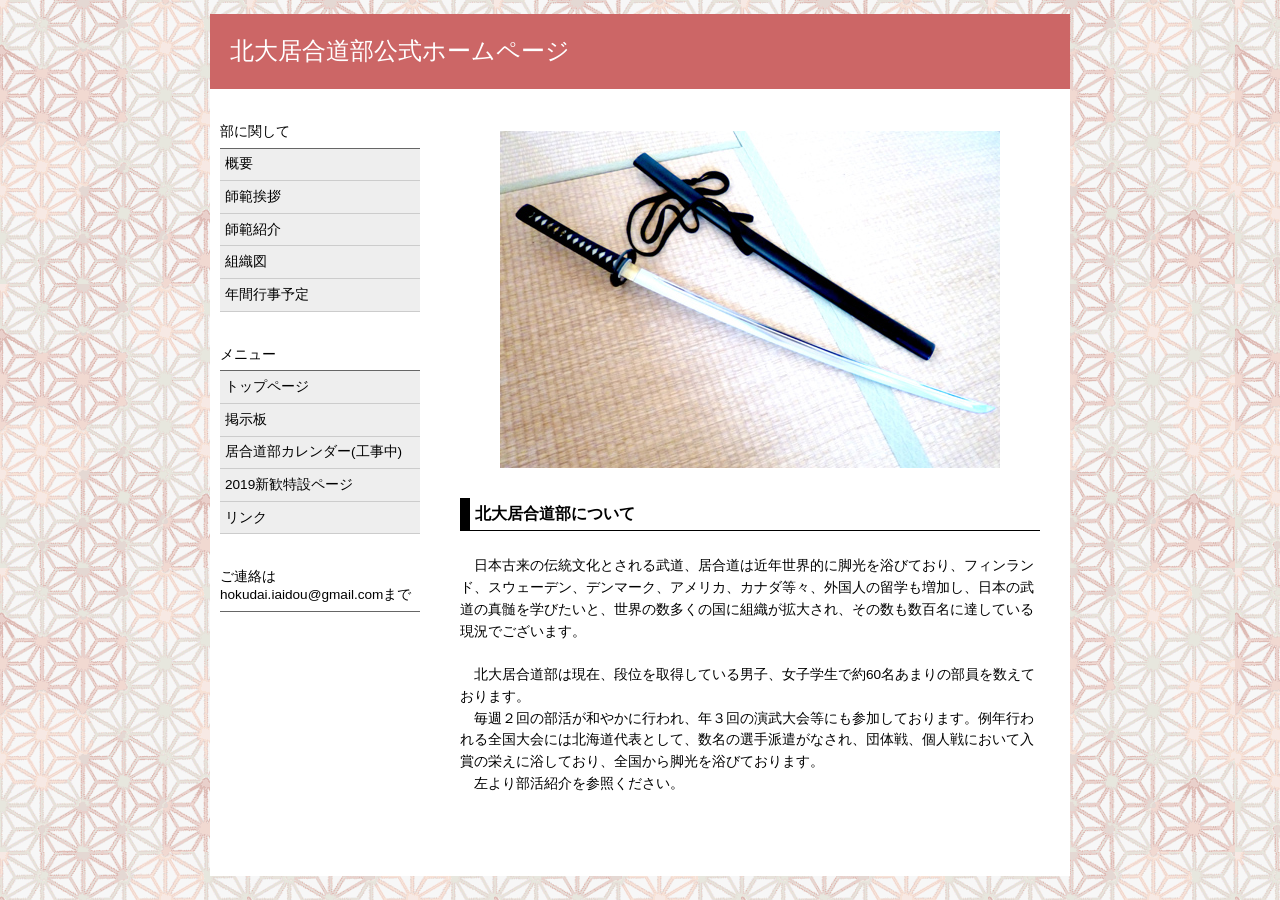
<file: index.html>
<!DOCTYPE html PUBLIC "-//W3C//DTD HTML 4.01 Transitional//EN" "http://www.w3.org/TR/html4/loose.dtd">
<html lang="ja">
<head>
    <meta http-equiv="Content-Style-Type" content="text/css">
    <meta http-equiv="Content-Script-Type" content="text/javascript">
    <meta http-equiv="Content-Type" content="text/html; charset=UTF-8">
    <meta name="Keywords" content="北大居合道部">

    <title>北大居合道部公式ホームページ</title>

    <link rel="stylesheet" href="base.css" type="text/css" media="screen,tv">

</head>

<body background="img/hemp.gif">
    <div id="wrapper">
        <div id="header">
            <!-- 見出し -->
            <!-- タイトル -->
            <p class="logo"><a href="/">北大居合道部公式ホームページ</a></p>
        </div><!-- / header end -->

        <div id="contents">

            <!-- コンテンツ ここから -->
            <br>
            <center><img src="img/katana-01.jpg"></center><br>
            <br>
            <h2>北大居合道部について</h2>
            <p>　日本古来の伝統文化とされる武道、居合道は近年世界的に脚光を浴びており、フィンランド、スウェーデン、デンマーク、アメリカ、カナダ等々、外国人の留学も増加し、日本の武道の真髄を学びたいと、世界の数多くの国に組織が拡大され、その数も数百名に達している現況でございます。
                <br><br>
                　北大居合道部は現在、段位を取得している男子、女子学生で約60名あまりの部員を数えております。
                <br>
                　毎週２回の部活が和やかに行われ、年３回の演武大会等にも参加しております。例年行われる全国大会には北海道代表として、数名の選手派遣がなされ、団体戦、個人戦において入賞の栄えに浴しており、全国から脚光を浴びております。
                <br>
                　左より部活紹介を参照ください。 </p>
            <!-- コンテンツ ここまで -->

        </div><!-- / contents end -->

        <div id="sidebar">
            <!-- サイドバー ここから -->
            <p class="sidetitle">部に関して</p>
            <ul class="localnavi">
                <li><a href="overview/">概要</a></li>
                <li><a href="teacher_greeting/">師範挨拶</a></li>
                <li><a href="teacher_introduction/">師範紹介</a></li>
                <li><a href="organization_chart/">組織図</a></li>
                <li><a href="event/">年間行事予定</a></li>
            </ul>
            <p class="sidetitle">メニュー</p>
            <ul class="localnavi">
                <li><a href="/">トップページ</a></li>
                <li><a href="http://8914.teacup.com/hokudaiiai/bbs" target="migi">掲示板</a></li>
                <!--<li><a href="../calendar/" target="_blank">居合道部カレンダー</a></li>-->
                <li><a>居合道部カレンダー(工事中)</a></li>
                <li><a href="../welcome/" target="_blank">2019新歓特設ページ</a></li>
                <li><a href="link/">リンク</a></li>
            </ul>
            <p class="sidetitle">ご連絡はhokudai.iaidou@gmail.comまで</p>
            <!-- サイドバー ここまで -->
        </div><!-- / sidebar end -->
        <div id="footer">
            <!-- コピーライト -->
            <p id="cds">CSS Template <a href="http://www.css-designsample.com/">CSSデザインサンプル</a></p>
        </div><!-- / footer end -->
    </div><!-- / wrapper end -->
</body></html>
</file>
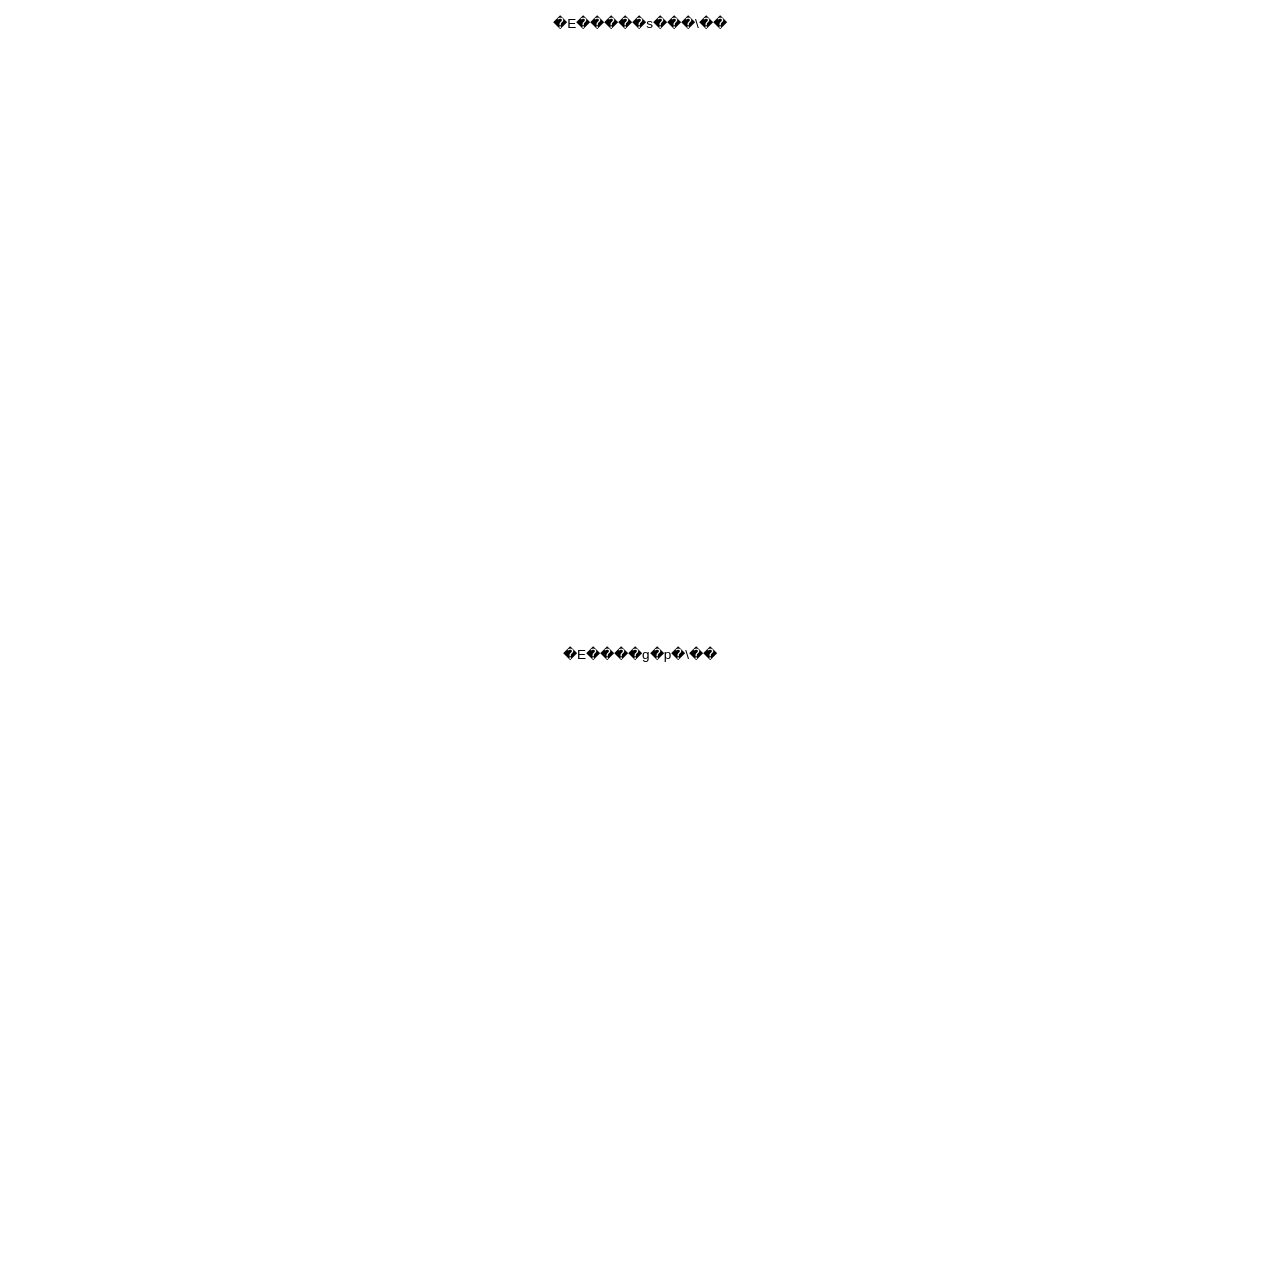
<file: calendar/index.html>
<html>
<head>
    <title>�k�勏�����������z�[���y�[�W</title>
    <link rel="stylesheet" href="../base.css" type="text/css" media="screen,tv">
</head>

<body>

    <br>
    �E�����s���\��
    <br>
    <iframe src="https://www.google.com/calendar/embed?
showTitle=0&amp;showNav=0&amp;showPrint=0&amp;showTabs=0&amp;showCalendars=0&amp;showTz=0&amp;height=600&amp;wkst=
1&amp;bgcolor=%23FFFFFF&amp;src=hokudai.iaidou%40gmail.com&amp;color=%23B1440E&amp;ctz=Asia%2FTokyo" style=" 
border-width:0 " width="800" height="600" frameborder="0" scrolling="no"></iframe>
    <br><br>
    �E����g�p�\��
    <br>
    <iframe src="https://www.google.com/calendar/embed?showTitle=0&amp;showNav=0&amp;showPrint=0&amp;showTabs=0&amp;showCalendars=0&amp;showTz=0amp;height=600&amp;wkst=1&amp;bgcolor=%23FFFFFF&amp;src=2bu54h6hd37vu0s2l24hrjk4rg%40group.calendar.google.com&amp;color=
%23B1440E&amp;src=24t32j4ptmhj8i7s3io18bllm8%40group.calendar.google.com&amp;color=%231B887A&amp;src=bcip01p3eusvi82f5p6pjb1slg%40group.calendar.google.com&amp;color=
%236B3304&amp;src=g60ggfvrb717tk8rpufti2hers%40group.calendar.google.com&amp;color=%235F6B02&amp;src=p49ej5n6ul0t4nr7hivth17usc%40group.calendar.google.com&amp;color=
%23333333&amp;src=3tbdviqerv53lonl7uu7odcrug%40group.calendar.google.com&amp;color=%23B1365F&amp;src=8pqbufaeupnshkjp5s992m8vvg%40group.calendar.google.com&amp;color=%23182C57&amp;ctz=Asia%2FTokyo" style=" border-width:0 " width="800" height="600" frameborder="0" scrolling="no"></iframe>

</body></html>
</file>
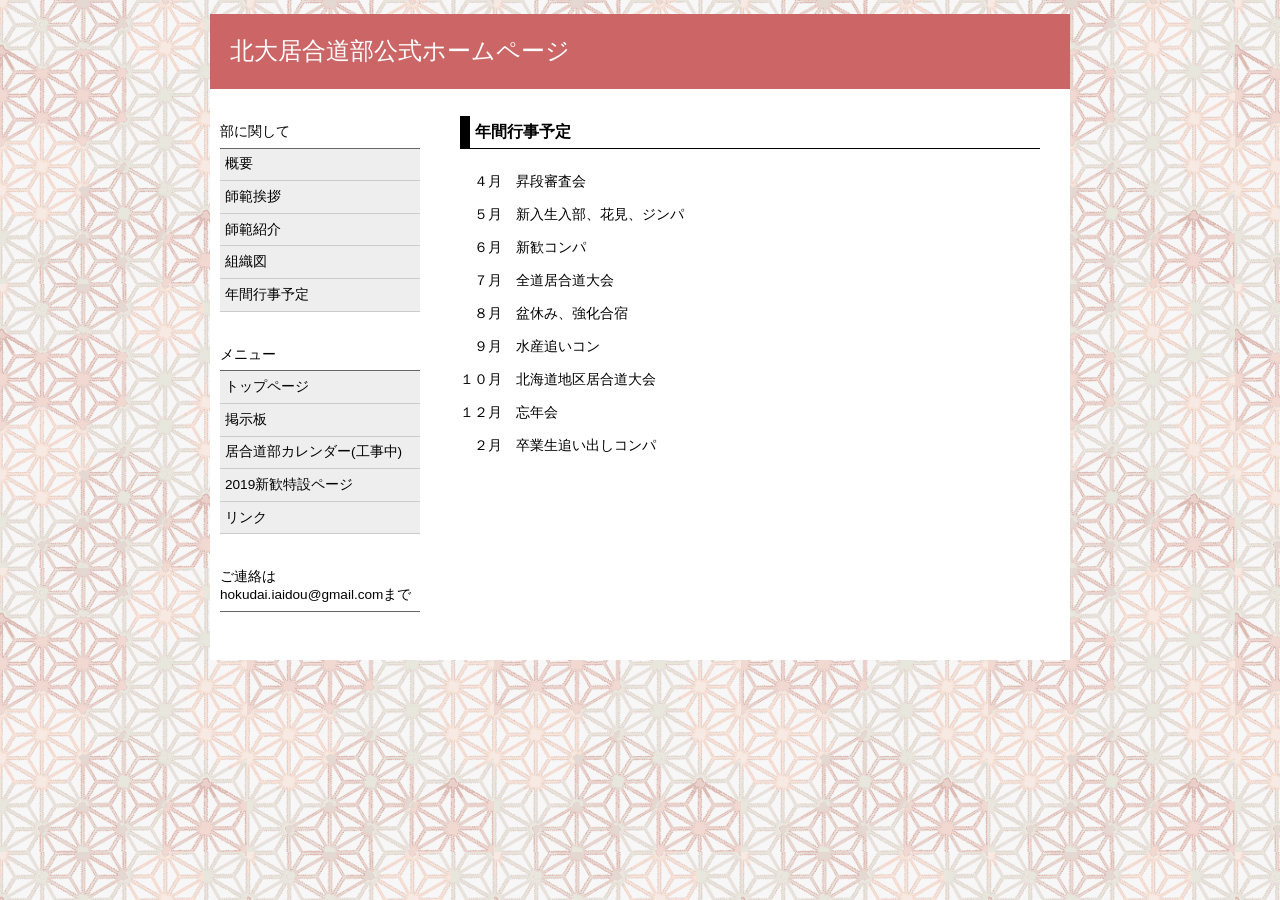
<file: event/index.html>
<!DOCTYPE html PUBLIC "-//W3C//DTD HTML 4.01 Transitional//EN" "http://www.w3.org/TR/html4/loose.dtd">
<html lang="ja">
<head>
    <meta http-equiv="Content-Style-Type" content="text/css">
    <meta http-equiv="Content-Script-Type" content="text/javascript">
    <meta http-equiv="Content-Type" content="text/html; charset=UTF-8">
    <title>北大居合道部公式ホームページ</title>

    <link rel="stylesheet" href="../base.css" type="text/css" media="screen,tv">

</head>

<body background="../img/hemp.gif">
    <div id="wrapper">
        <div id="header">
            <!-- 見出し -->
            <!-- タイトル -->
            <p class="logo"><a href="../">北大居合道部公式ホームページ</a></p>
        </div><!-- / header end -->

        <div id="contents">

            <!-- コンテンツ ここから -->

            <h2>年間行事予定</h2>
            　４月　昇段審査会<BR><BR>

            　５月　新入生入部、花見、ジンパ<BR><BR>
            　６月　新歓コンパ<BR><BR>

            　７月　全道居合道大会<BR><BR>

            　８月　盆休み、強化合宿<BR><BR>

            　９月　水産追いコン<BR><BR>

            １０月　北海道地区居合道大会<BR><BR>

            １２月　忘年会<BR><BR>

            　２月　卒業生追い出しコンパ
</BODY>
</BODY>
<!-- コンテンツ ここまで -->

</div><!-- / contents end -->

<div id="sidebar">
    <!-- サイドバー ここから -->
    <p class="sidetitle">部に関して</p>
    <ul class="localnavi">
        <li><a href="../overview/">概要</a></li>
        <li><a href="../teacher_greeting/">師範挨拶</a></li>
        <li><a href="../teacher_introduction/">師範紹介</a></li>
        <li><a href="../organization_chart/">組織図</a></li>
        <li><a href="../event/">年間行事予定</a></li>
    </ul>
    <p class="sidetitle">メニュー</p>
    <ul class="localnavi">
        <li><a href="../">トップページ</a></li>
        <li><a href="http://8914.teacup.com/hokudaiiai/bbs" target="migi">掲示板</a></li>
        <!--<li><a href="../calendar/" target="_blank">居合道部カレンダー</a></li>-->
        <li><a>居合道部カレンダー(工事中)</a></li>
        <li><a href="../welcome/" target="_blank">2019新歓特設ページ</a></li>
        <li><a href="../link/">リンク</a></li>
    </ul>
    <p class="sidetitle">ご連絡はhokudai.iaidou@gmail.comまで</p>
    <!-- サイドバー ここまで -->
</div><!-- / sidebar end -->
<div id="footer">
    <!-- コピーライト -->
    <p id="cds">CSS Template <a href="http://www.css-designsample.com/">CSSデザインサンプル</a></p>
</div><!-- / footer end -->
</div><!-- / wrapper end -->
</body></html>
</file>
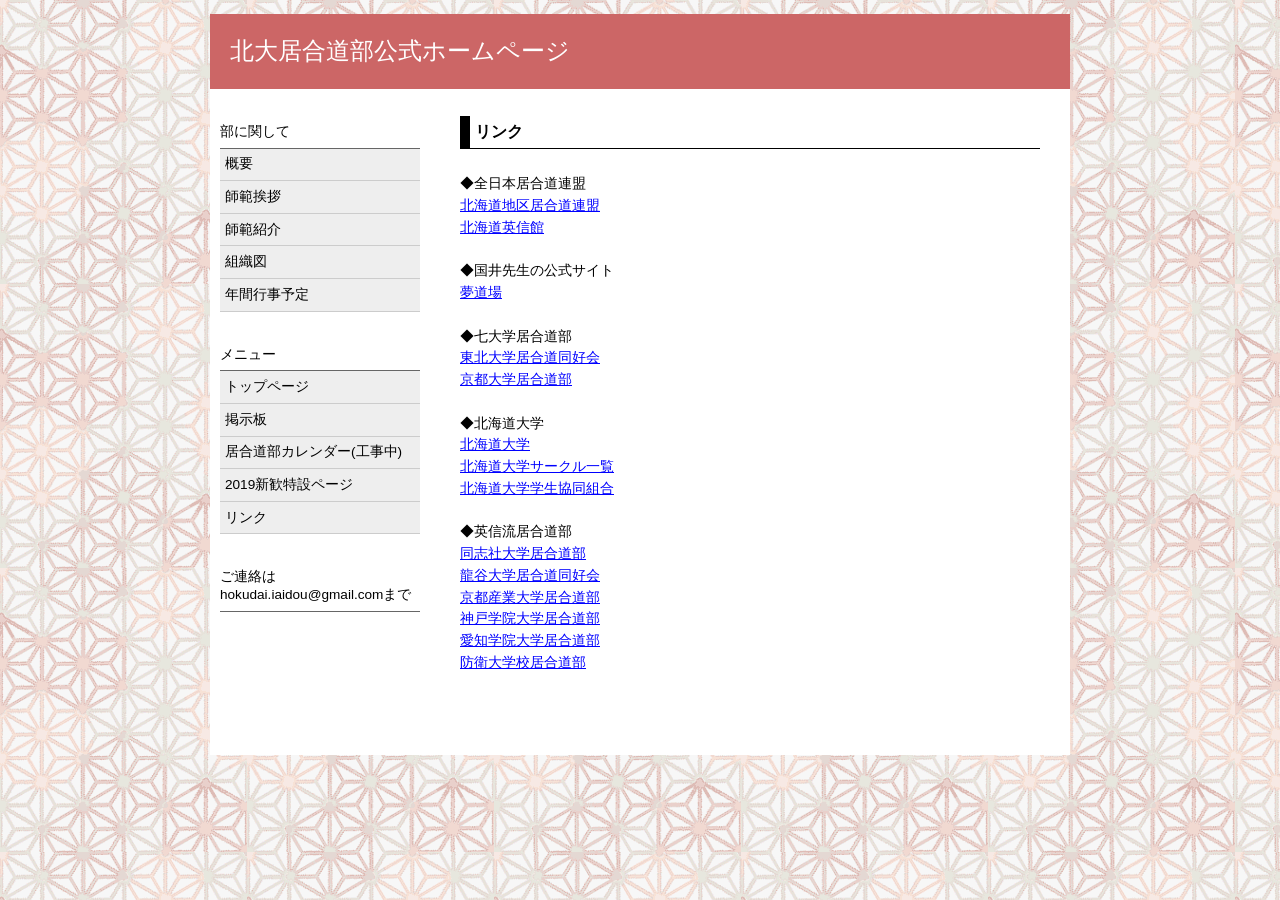
<file: link/index.html>
<!DOCTYPE html PUBLIC "-//W3C//DTD HTML 4.01 Transitional//EN" "http://www.w3.org/TR/html4/loose.dtd">
<html lang="ja">
<head>
    <meta http-equiv="Content-Style-Type" content="text/css">
    <meta http-equiv="Content-Script-Type" content="text/javascript">
    <meta http-equiv="Content-Type" content="text/html; charset=UTF-8">
    <title>北大居合道部公式ホームページ</title>

    <link rel="stylesheet" href="../base.css" type="text/css" media="screen,tv">

</head>

<body background="../img/hemp.gif">
    <div id="wrapper">
        <div id="header">
            <!-- 見出し -->
            <!-- タイトル -->
            <p class="logo"><a href="../">北大居合道部公式ホームページ</a></p>
        </div><!-- / header end -->

        <div id="contents">

            <!-- コンテンツ ここから -->
            <h2>リンク</h2>
            <p>
                ◆全日本居合道連盟<BR>
                <a href="https://www.hokkaido-iai.com/" target="_blank">北海道地区居合道連盟</a><BR>
                <a href="http://hokkaidoeishinkan.com/" target="_blank">北海道英信館</a><BR><BR>

                ◆国井先生の公式サイト<BR>
                <a href="http://www.yume-dj.com/" target="_blank">夢道場</a><BR><BR>

                ◆七大学居合道部<BR>
                <a href="http://www13.ocn.ne.jp/~yuuyake/MyPage/menu0.html" target="_blank">東北大学居合道同好会</a><BR>
                <a href="http://www.kusuiaido.org/" target="_blank">京都大学居合道部</a><BR><BR>

                ◆北海道大学<BR>
                <a href="http://www.hokudai.ac.jp/" target="_blank">北海道大学</a><BR>
                <a href="http://circle.cc.hokudai.ac.jp/" target="_blank">北海道大学サークル一覧</a><BR>
                <a href="http://www.hokudai.seikyou.ne.jp/" target="_blank">北海道大学学生協同組合</a><BR><BR>

                ◆英信流居合道部<BR>
                <a href="http://www.geocities.jp/doshisha_iaido/index.htm" target="_blank">同志社大学居合道部</a><BR>
                <a href="http://ryukokuiaido.nobody.jp/index.html" target="_blank">龍谷大学居合道同好会</a><BR>
                <a href="http://www.cc.kyoto-su.ac.jp/circle/iaidou-bu/index.html" target="_blank">京都産業大学居合道部</a><BR>
                <a href="http://kgu-iaido.hp.infoseek.co.jp/" target="_blank">神戸学院大学居合道部</a><BR>
                <a href="http://www.geocities.co.jp/CollegeLife-Club/9220/aigakuiaido.html" target="_blank">愛知学院大学居合道部</a><BR>
                <a href="http://www.nda.ac.jp/ed/iaido/" target="_blank">防衛大学校居合道部</a>
            </p>
            <!-- コンテンツ ここまで -->

        </div><!-- / contents end -->

        <div id="sidebar">
            <!-- サイドバー ここから -->
            <p class="sidetitle">部に関して</p>
            <ul class="localnavi">
                <li><a href="../overview/">概要</a></li>
                <li><a href="../teacher_greeting/">師範挨拶</a></li>
                <li><a href="../teacher_introduction/">師範紹介</a></li>
                <li><a href="../organization_chart/">組織図</a></li>
                <li><a href="../event/">年間行事予定</a></li>
            </ul>
            <p class="sidetitle">メニュー</p>
            <ul class="localnavi">
                <li><a href="../">トップページ</a></li>
                <li><a href="http://8914.teacup.com/hokudaiiai/bbs" target="migi">掲示板</a></li>
                <!--<li><a href="../calendar/" target="_blank">居合道部カレンダー</a></li>-->
                <li><a>居合道部カレンダー(工事中)</a></li>
                <li><a href="../welcome/" target="_blank">2019新歓特設ページ</a></li>
                <li><a href="../link/">リンク</a></li>
            </ul>
            <p class="sidetitle">ご連絡はhokudai.iaidou@gmail.comまで</p>
            <!-- サイドバー ここまで -->
        </div><!-- / sidebar end -->
        <div id="footer">
            <!-- コピーライト -->
            <p id="cds">CSS Template <a href="http://www.css-designsample.com/">CSSデザインサンプル</a></p>
        </div><!-- / footer end -->
    </div><!-- / wrapper end -->
</body></html>
</file>
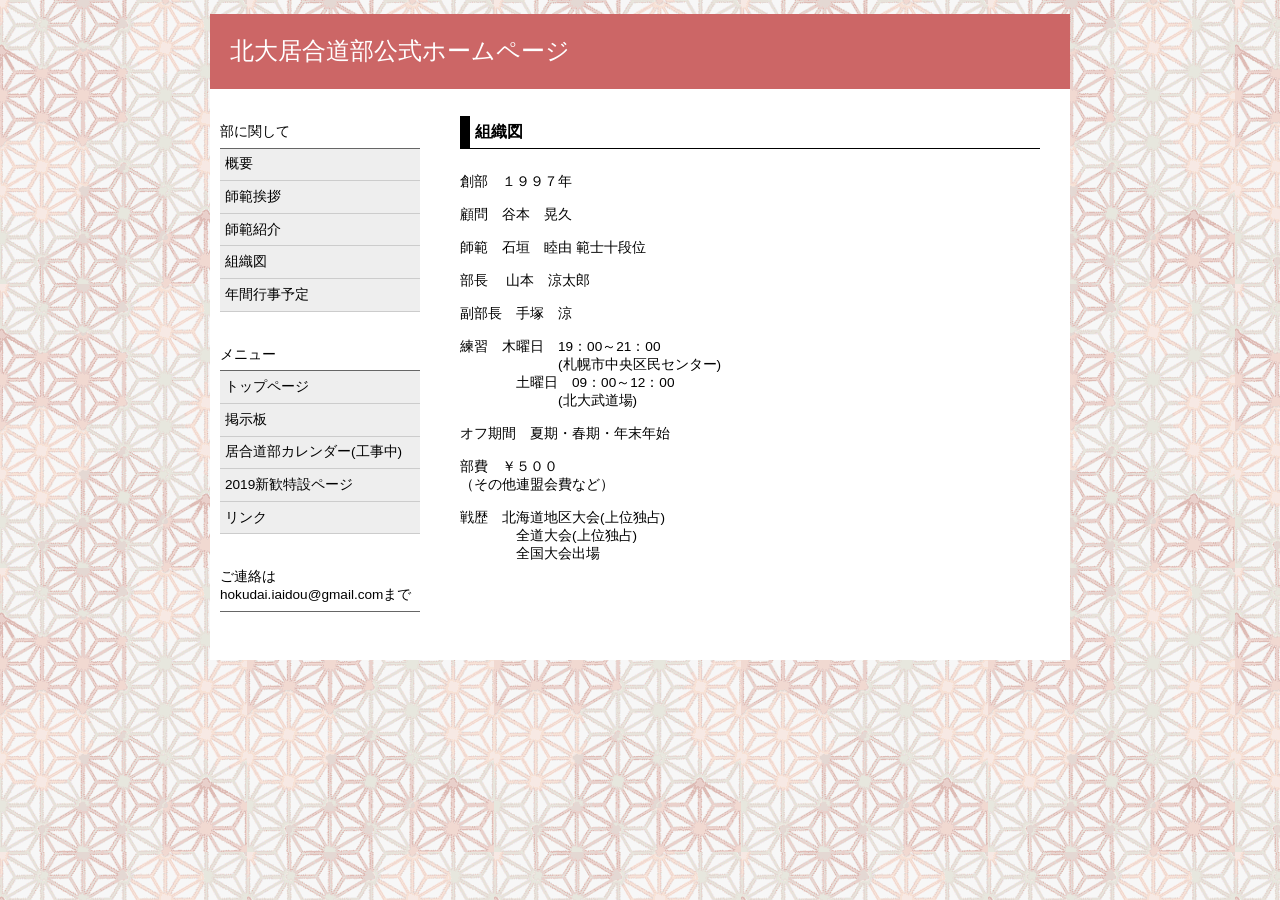
<file: organization_chart/index.html>
<!DOCTYPE html PUBLIC "-//W3C//DTD HTML 4.01 Transitional//EN" "http://www.w3.org/TR/html4/loose.dtd">
<html lang="ja">
<head>
    <meta http-equiv="Content-Style-Type" content="text/css">
    <meta http-equiv="Content-Script-Type" content="text/javascript">
    <meta http-equiv="Content-Type" content="text/html; charset=UTF-8">
    <title>北大居合道部公式ホームページ</title>

    <link rel="stylesheet" href="../base.css" type="text/css" media="screen,tv">

</head>

<body background="../img/hemp.gif">
    <div id="wrapper">
        <div id="header">
            <!-- 見出し -->
            <!-- タイトル -->
            <p class="logo"><a href="../">北大居合道部公式ホームページ</a></p>
        </div><!-- / header end -->

        <div id="contents">

            <!-- コンテンツ ここから -->

            <h2>組織図</h2>
            創部　１９９７年<BR><BR>

            顧問　谷本　晃久<BR><BR>

            師範　石垣　睦由 範士十段位<BR><BR>

            部長　 山本　涼太郎 <BR><BR>

            副部長　手塚　涼 <BR><BR>

            練習　木曜日　19：00～21：00<BR>
            　　　　　　　(札幌市中央区民センター)<BR>
            　　　　土曜日　09：00～12：00<BR>
            　　　　　　　(北大武道場)<BR><BR>

            オフ期間　夏期・春期・年末年始<BR><BR>

            部費　￥５００<BR>
            （その他連盟会費など）<br><br>

            戦歴　北海道地区大会(上位独占)<BR>
            　　　　全道大会(上位独占)<BR>
            　　　　全国大会出場
</BODY>
<!-- コンテンツ ここまで -->

</div><!-- / contents end -->

<div id="sidebar">
    <!-- サイドバー ここから -->
    <p class="sidetitle">部に関して</p>
    <ul class="localnavi">
        <li><a href="../overview/">概要</a></li>
        <li><a href="../teacher_greeting/">師範挨拶</a></li>
        <li><a href="../teacher_introduction/">師範紹介</a></li>
        <li><a href="../organization_chart/">組織図</a></li>
        <li><a href="../event/">年間行事予定</a></li>
    </ul>
    <p class="sidetitle">メニュー</p>
    <ul class="localnavi">
        <li><a href="../">トップページ</a></li>
        <li><a href="http://8914.teacup.com/hokudaiiai/bbs" target="migi">掲示板</a></li>
        <!--<li><a href="../calendar/" target="_blank">居合道部カレンダー</a></li>-->
        <li><a>居合道部カレンダー(工事中)</a></li>
        <li><a href="../welcome/" target="_blank">2019新歓特設ページ</a></li>
        <li><a href="../link/">リンク</a></li>
    </ul>
    <p class="sidetitle">ご連絡はhokudai.iaidou@gmail.comまで</p>
    <!-- サイドバー ここまで -->
</div><!-- / sidebar end -->
<div id="footer">
    <!-- コピーライト -->
    <p id="cds">CSS Template <a href="http://www.css-designsample.com/">CSSデザインサンプル</a></p>
</div><!-- / footer end -->
</div><!-- / wrapper end -->
</body></html>
</file>
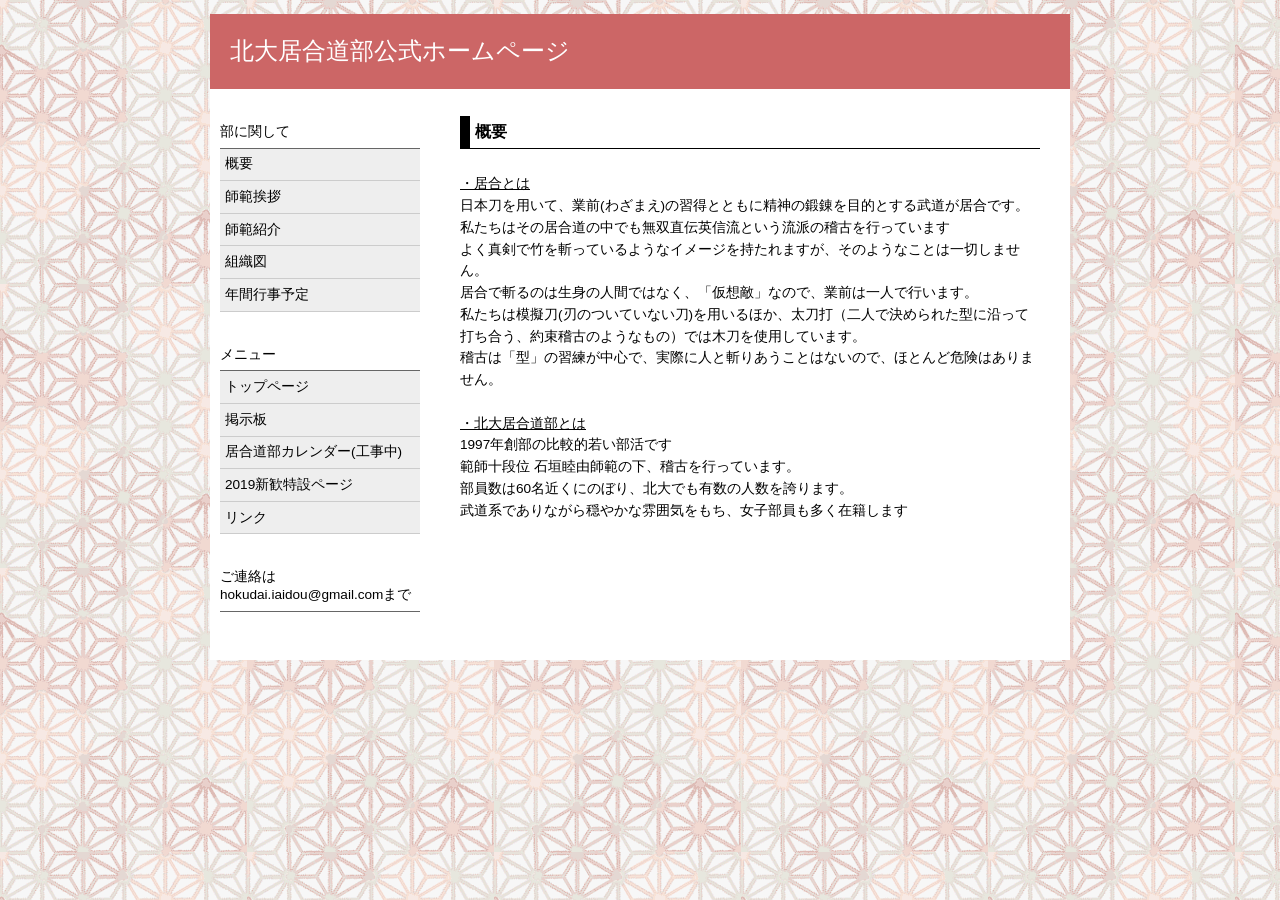
<file: overview/index.html>
<!DOCTYPE html PUBLIC "-//W3C//DTD HTML 4.01 Transitional//EN" "http://www.w3.org/TR/html4/loose.dtd">
<html lang="ja">
<head>
    <meta http-equiv="Content-Style-Type" content="text/css">
    <meta http-equiv="Content-Script-Type" content="text/javascript">
    <meta http-equiv="Content-Type" content="text/html; charset=UTF-8">
    <title>北大居合道部公式ホームページ</title>

    <link rel="stylesheet" href="../base.css" type="text/css" media="screen,tv">

</head>

<body background="../img/hemp.gif">
    <div id="wrapper">
        <div id="header">
            <!-- 見出し -->
            <!-- タイトル -->
            <p class="logo"><a href="../">北大居合道部公式ホームページ</a></p>
        </div><!-- / header end -->

        <div id="contents">

            <!-- コンテンツ ここから -->

            <h2>概要</h2>
            <p>
                <u>・居合とは</u>
                <BR>日本刀を用いて、業前(わざまえ)の習得とともに精神の鍛錬を目的とする武道が居合です。
                <BR>私たちはその居合道の中でも無双直伝英信流という流派の稽古を行っています
                <BR>よく真剣で竹を斬っているようなイメージを持たれますが、そのようなことは一切しません。
                <BR>居合で斬るのは生身の人間ではなく、「仮想敵」なので、業前は一人で行います。
                <BR>私たちは模擬刀(刃のついていない刀)を用いるほか、太刀打（二人で決められた型に沿って打ち合う、約束稽古のようなもの）では木刀を使用しています。
                <BR>稽古は「型」の習練が中心で、実際に人と斬りあうことはないので、ほとんど危険はありません。
                <BR><BR>
                <u>・北大居合道部とは</u>
                <BR>1997年創部の比較的若い部活です
                <BR>範師十段位 石垣睦由師範の下、稽古を行っています。
                <BR>部員数は60名近くにのぼり、北大でも有数の人数を誇ります。
                <BR>武道系でありながら穏やかな雰囲気をもち、女子部員も多く在籍します
                <BR>
            </p>
            <!-- コンテンツ ここまで -->

        </div><!-- / contents end -->

        <div id="sidebar">
            <!-- サイドバー ここから -->
            <p class="sidetitle">部に関して</p>
            <ul class="localnavi">
                <li><a href="../overview/">概要</a></li>
                <li><a href="../teacher_greeting/">師範挨拶</a></li>
                <li><a href="../teacher_introduction/">師範紹介</a></li>
                <li><a href="../organization_chart/">組織図</a></li>
                <li><a href="../event/">年間行事予定</a></li>
            </ul>
            <p class="sidetitle">メニュー</p>
            <ul class="localnavi">
                <li><a href="../">トップページ</a></li>
                <li><a href="http://8914.teacup.com/hokudaiiai/bbs" target="migi">掲示板</a></li>
                <!--<li><a href="../calendar/" target="_blank">居合道部カレンダー</a></li>-->
                <li><a>居合道部カレンダー(工事中)</a></li>
                <li><a href="../welcome/" target="_blank">2019新歓特設ページ</a></li>
                <li><a href="../link/">リンク</a></li>
            </ul>
            <p class="sidetitle">ご連絡はhokudai.iaidou@gmail.comまで</p>
            <!-- サイドバー ここまで -->
        </div><!-- / sidebar end -->
        <div id="footer">
            <!-- コピーライト -->
            <p id="cds">CSS Template <a href="http://www.css-designsample.com/">CSSデザインサンプル</a></p>
        </div><!-- / footer end -->
    </div><!-- / wrapper end -->
</body></html>
</file>
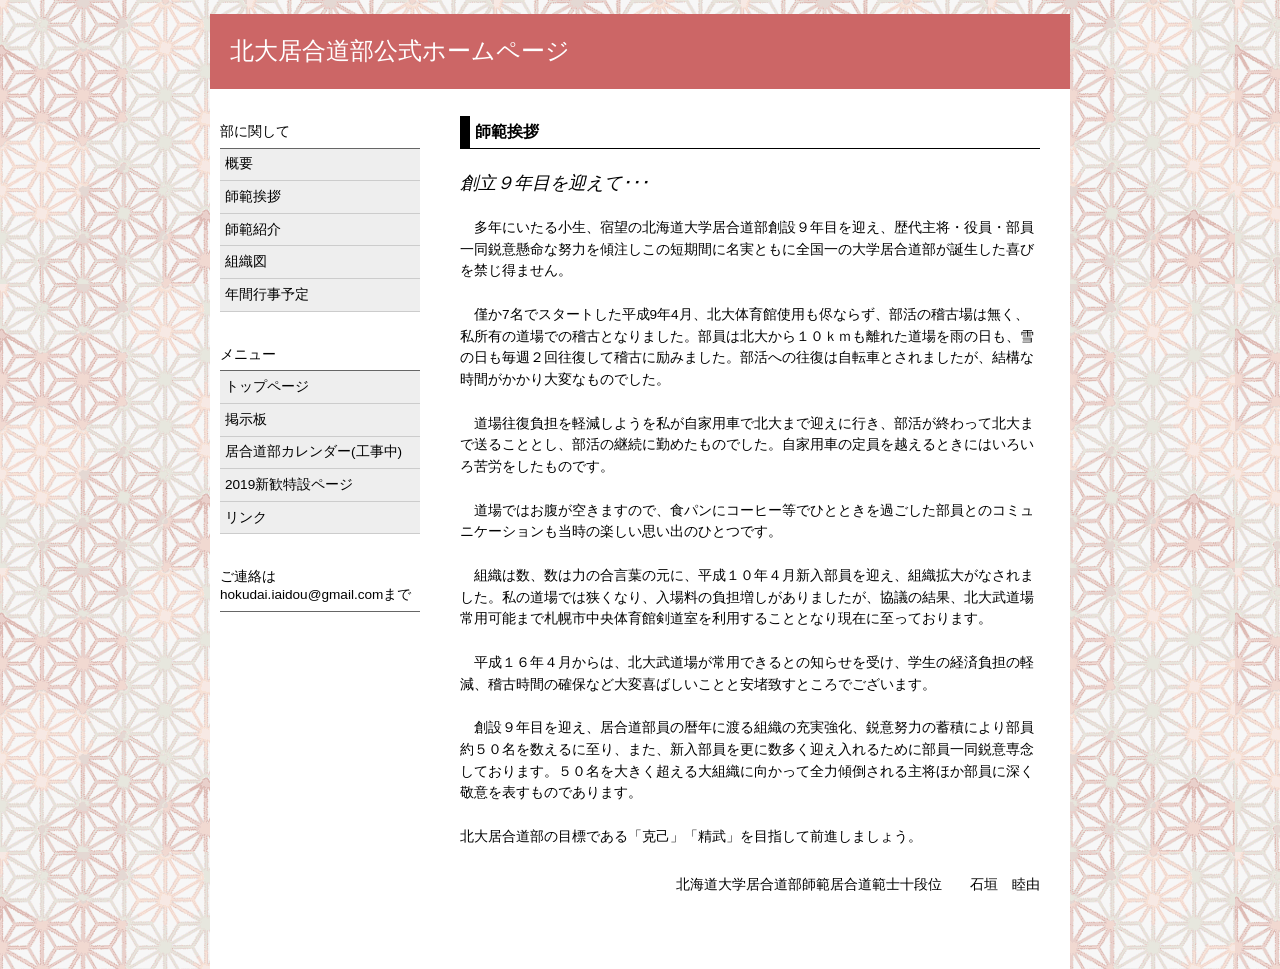
<file: teacher_greeting/index.html>
<!DOCTYPE html PUBLIC "-//W3C//DTD HTML 4.01 Transitional//EN" "http://www.w3.org/TR/html4/loose.dtd">
<html lang="ja">
<head>
    <meta http-equiv="Content-Style-Type" content="text/css">
    <meta http-equiv="Content-Script-Type" content="text/javascript">
    <meta http-equiv="Content-Type" content="text/html; charset=UTF-8">
    <title>北大居合道部ホームページ</title>

    <link rel="stylesheet" href="../base.css" type="text/css" media="screen,tv">

</head>

<body background="../img/hemp.gif">
    <div id="wrapper">
        <div id="header">
            <!-- 見出し -->
            <!-- タイトル -->
            <p class="logo"><a href="../">北大居合道部公式ホームページ</a></p>
        </div><!-- / header end -->

        <div id="contents">

            <!-- コンテンツ ここから -->

            <h2>師範挨拶</h2>
            <p>
                <FONT SIZE="4"><I>創立９年目を迎えて･･･</I></FONT>
                <BR><BR>
                　多年にいたる小生、宿望の北海道大学居合道部創設９年目を迎え、歴代主将・役員・部員一同鋭意懸命な努力を傾注しこの短期間に名実ともに全国一の大学居合道部が誕生した喜びを禁じ得ません。<BR><BR>

                　僅か7名でスタートした平成9年4月、北大体育館使用も侭ならず、部活の稽古場は無く、私所有の道場での稽古となりました。部員は北大から１０ｋｍも離れた道場を雨の日も、雪の日も毎週２回往復して稽古に励みました。部活への往復は自転車とされましたが、結構な時間がかかり大変なものでした。<BR><BR>

                　道場往復負担を軽減しようを私が自家用車で北大まで迎えに行き、部活が終わって北大まで送ることとし、部活の継続に勤めたものでした。自家用車の定員を越えるときにはいろいろ苦労をしたものです。<BR><BR>

                　道場ではお腹が空きますので、食パンにコーヒー等でひとときを過ごした部員とのコミュニケーションも当時の楽しい思い出のひとつです。<BR><BR>

                　組織は数、数は力の合言葉の元に、平成１０年４月新入部員を迎え、組織拡大がなされました。私の道場では狭くなり、入場料の負担増しがありましたが、協議の結果、北大武道場常用可能まで札幌市中央体育館剣道室を利用することとなり現在に至っております。<BR><BR>

                　平成１６年４月からは、北大武道場が常用できるとの知らせを受け、学生の経済負担の軽減、稽古時間の確保など大変喜ばしいことと安堵致すところでございます。<BR><BR>

                　創設９年目を迎え、居合道部員の暦年に渡る組織の充実強化、鋭意努力の蓄積により部員約５０名を数えるに至り、また、新入部員を更に数多く迎え入れるために部員一同鋭意専念しております。５０名を大きく超える大組織に向かって全力傾倒される主将ほか部員に深く敬意を表すものであります。<BR><BR>

                北大居合道部の目標である「克己」「精武」を目指して前進しましょう。<BR><BR>

                <div align="right">北海道大学居合道部師範居合道範士十段位　　石垣　睦由</div>
                <!-- コンテンツ ここまで -->

        </div><!-- / contents end -->

        <div id="sidebar">
            <!-- サイドバー ここから -->
            <p class="sidetitle">部に関して</p>
            <ul class="localnavi">
                <li><a href="../overview/">概要</a></li>
                <li><a href="../teacher_greeting/">師範挨拶</a></li>
                <li><a href="../teacher_introduction/">師範紹介</a></li>
                <li><a href="../organization_chart/">組織図</a></li>
                <li><a href="../event/">年間行事予定</a></li>
            </ul>
            <p class="sidetitle">メニュー</p>
            <ul class="localnavi">
                <li><a href="../">トップページ</a></li>
                <li><a href="http://8914.teacup.com/hokudaiiai/bbs" target="migi">掲示板</a></li>
                <!--<li><a href="../calendar/" target="_blank">居合道部カレンダー</a></li>-->
                <li><a>居合道部カレンダー(工事中)</a></li>
                <li><a href="../welcome/" target="_blank">2019新歓特設ページ</a></li>
                <li><a href="../link/">リンク</a></li>
            </ul>
            <p class="sidetitle">ご連絡はhokudai.iaidou@gmail.comまで</p>
            <!-- サイドバー ここまで -->
        </div><!-- / sidebar end -->
        <div id="footer">
            <!-- コピーライト -->
            <p id="cds">CSS Template <a href="http://www.css-designsample.com/">CSSデザインサンプル</a></p>
        </div><!-- / footer end -->
    </div><!-- / wrapper end -->
</body></html>
</file>
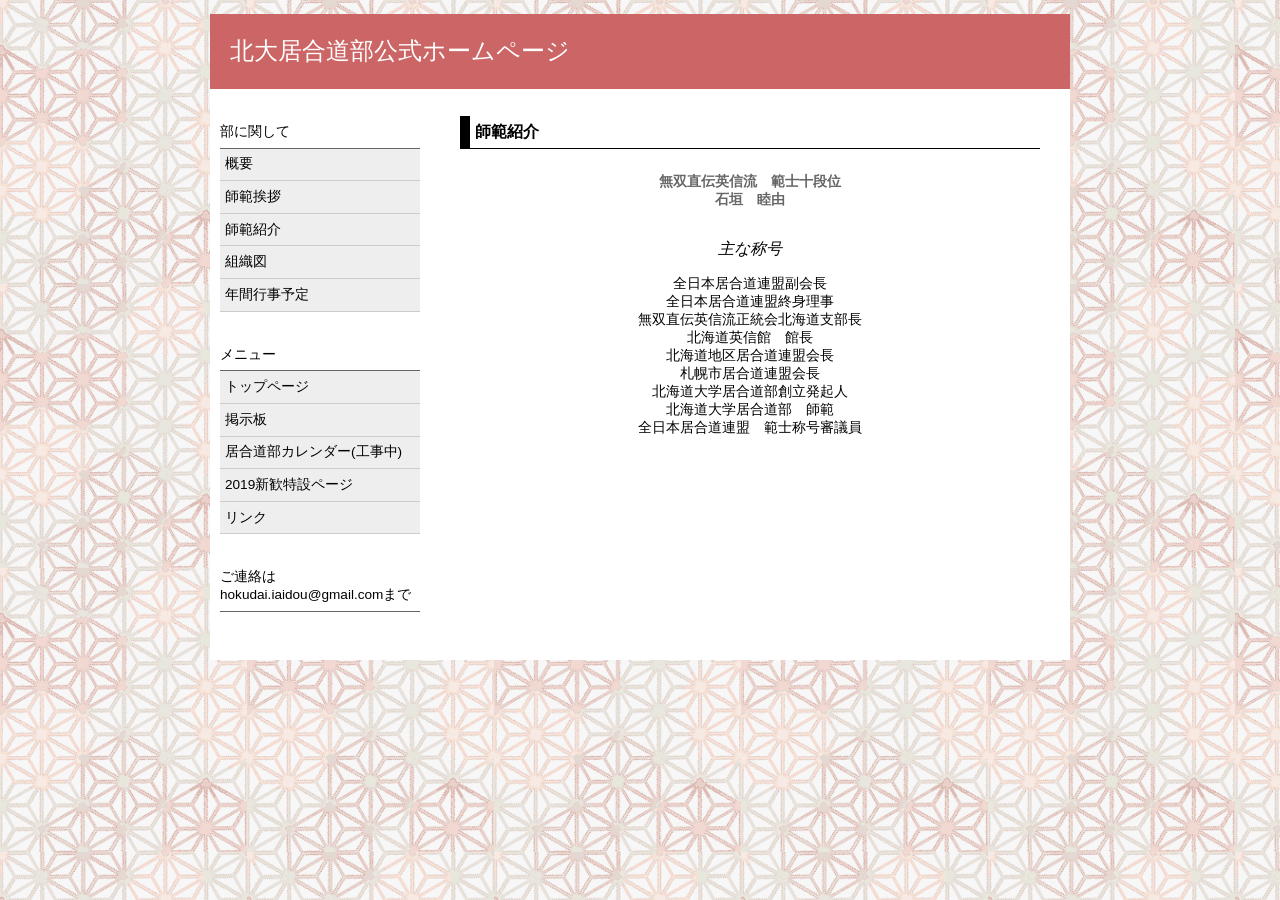
<file: teacher_introduction/index.html>
<!DOCTYPE html PUBLIC "-//W3C//DTD HTML 4.01 Transitional//EN" "http://www.w3.org/TR/html4/loose.dtd">
<html lang="ja">
<head>
    <meta http-equiv="Content-Style-Type" content="text/css">
    <meta http-equiv="Content-Script-Type" content="text/javascript">
    <meta http-equiv="Content-Type" content="text/html; charset=UTF-8">
    <title>北大居合道部公式ホームページ</title>

    <link rel="stylesheet" href="../base.css" type="text/css" media="screen,tv">

</head>

<body background="../img/hemp.gif">
    <div id="wrapper">
        <div id="header">
            <!-- 見出し -->
            <!-- タイトル -->
            <p class="logo"><a href="../">北大居合道部公式ホームページ</a></p>
        </div><!-- / header end -->

        <div id="contents">

            <!-- コンテンツ ここから -->

            <h2>師範紹介</h2>
            <p>
                <div align="center">
                    <FONT color="#666666"><B>無双直伝英信流　範士十段位　<BR>
                            石垣　睦由</B></font>
                    <BR><BR><BR>
                    <FONT SIZE="3"><I>主な称号</I></FONT><BR><BR>
                    全日本居合道連盟副会長<BR>
                    全日本居合道連盟終身理事<BR>
                    無双直伝英信流正統会北海道支部長<BR>
                    北海道英信館　館長<BR>
                    北海道地区居合道連盟会長<BR>
                    札幌市居合道連盟会長<BR>
                    北海道大学居合道部創立発起人<BR>
                    北海道大学居合道部　師範<BR>
                    全日本居合道連盟　範士称号審議員<BR><BR>
                    </FONT>
                </div>
            </p>
            <!-- コンテンツ ここまで -->

        </div><!-- / contents end -->

        <div id="sidebar">
            <p class="sidetitle">部に関して</p>
            <ul class="localnavi">
                <li><a href="../overview/">概要</a></li>
                <li><a href="../teacher_greeting/">師範挨拶</a></li>
                <li><a href="../teacher_introduction/">師範紹介</a></li>
                <li><a href="../organization_chart/">組織図</a></li>
                <li><a href="../event/">年間行事予定</a></li>
            </ul>
            <p class="sidetitle">メニュー</p>
            <ul class="localnavi">
                <li><a href="../">トップページ</a></li>
                <li><a href="http://8914.teacup.com/hokudaiiai/bbs" target="migi">掲示板</a></li>
                <!--<li><a href="../calendar/" target="_blank">居合道部カレンダー</a></li>-->
                <li><a>居合道部カレンダー(工事中)</a></li>
                <li><a href="../welcome/" target="_blank">2019新歓特設ページ</a></li>
                <li><a href="../link/">リンク</a></li>
            </ul>
            <p class="sidetitle">ご連絡はhokudai.iaidou@gmail.comまで</p>
            <!-- サイドバー ここまで -->
        </div><!-- / sidebar end -->
        <div id="footer">
            <!-- コピーライト -->
            <p id="cds">CSS Template <a href="http://www.css-designsample.com/">CSSデザインサンプル</a></p>
        </div><!-- / footer end -->
    </div><!-- / wrapper end -->
</body></html>
</file>
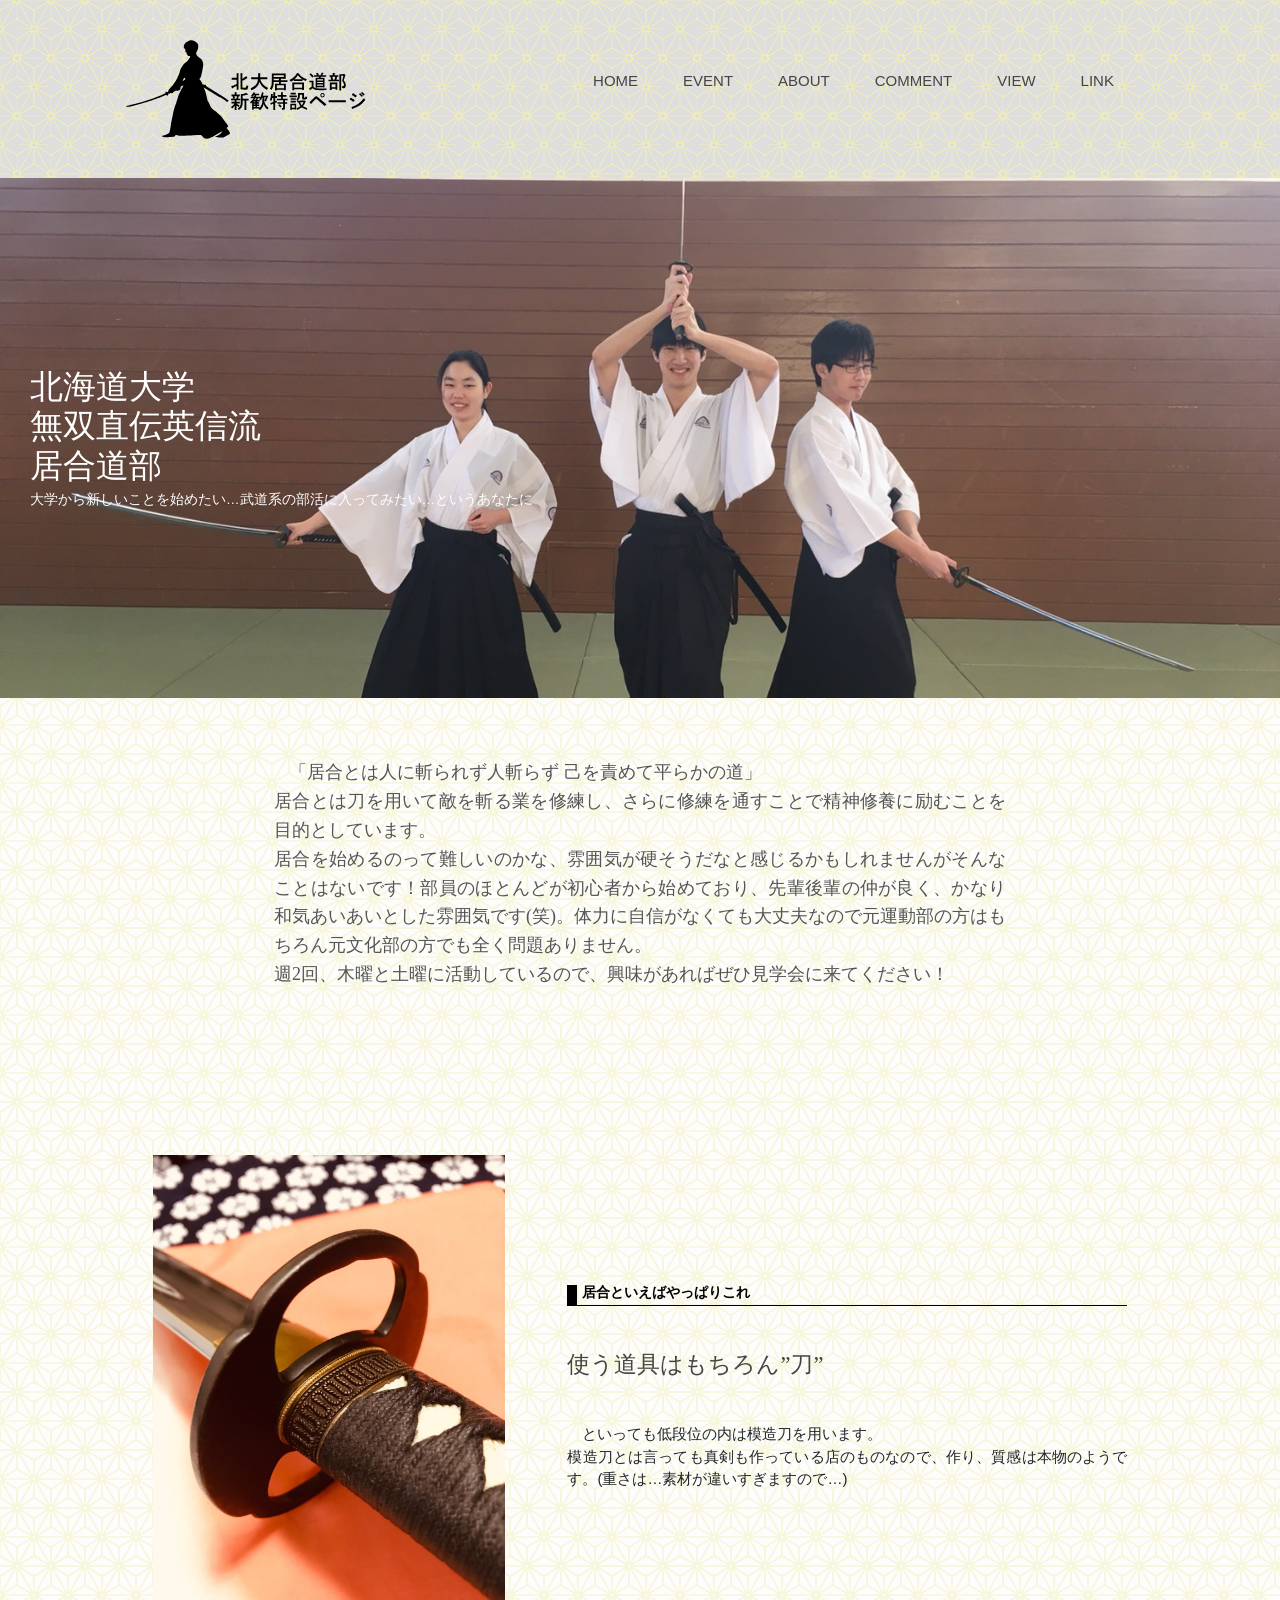
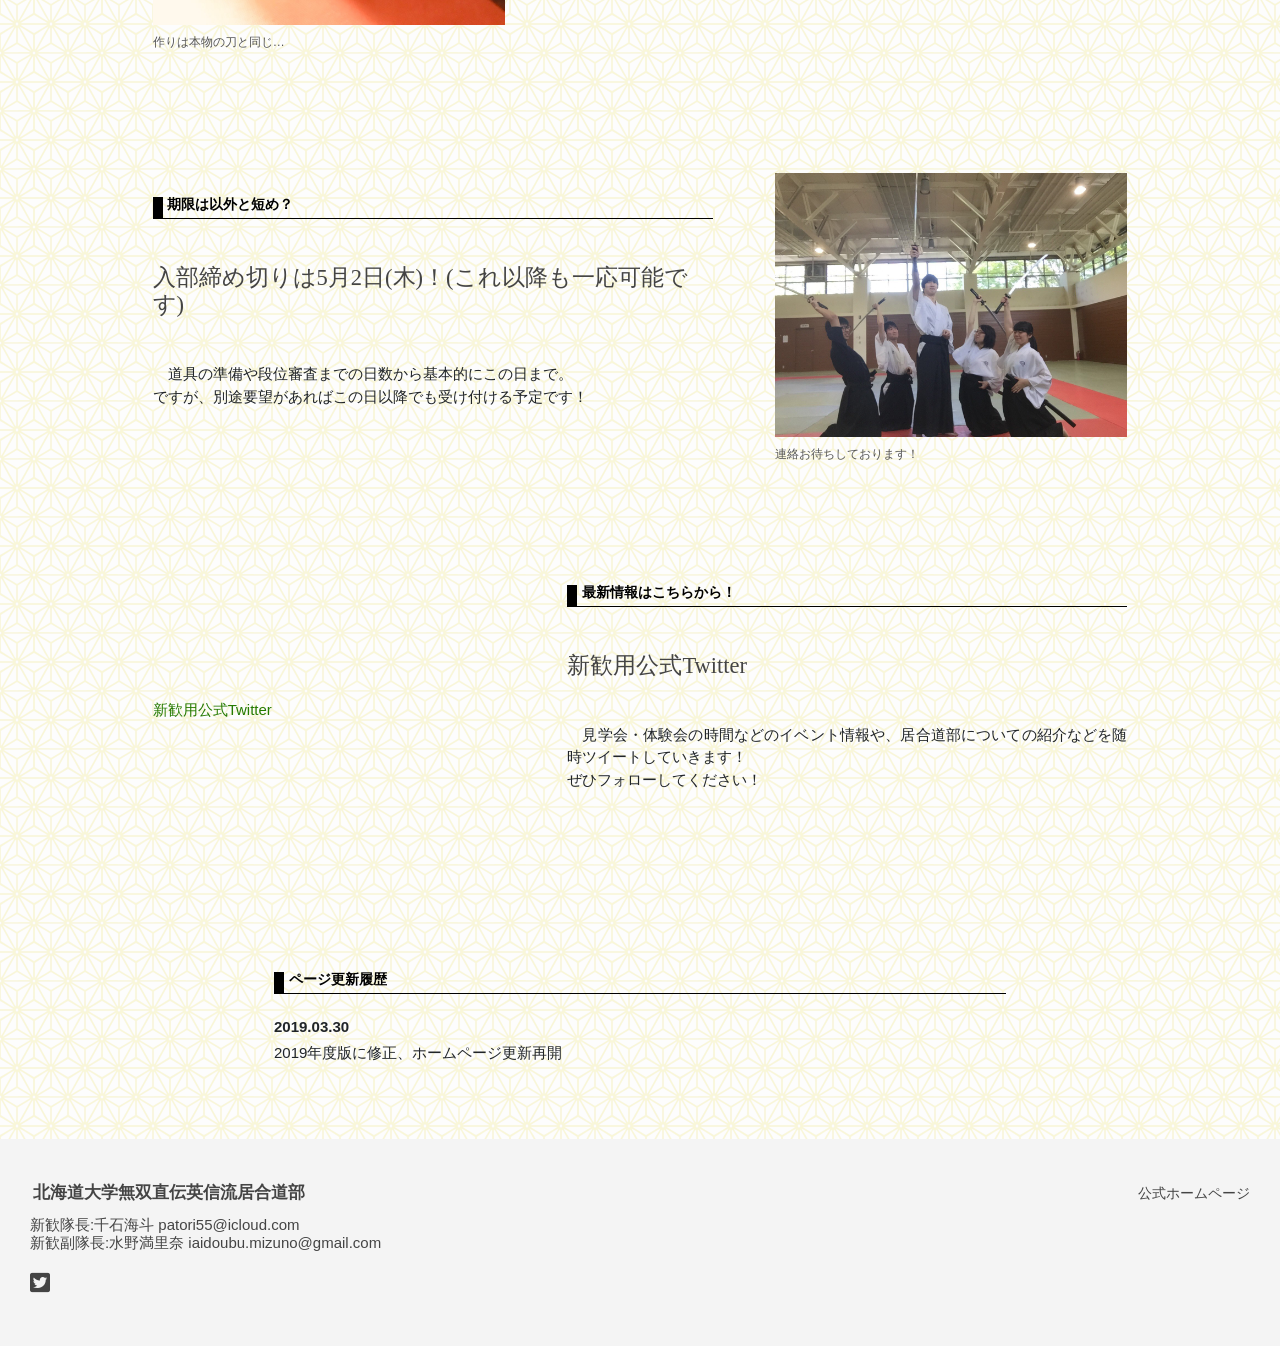
<file: welcome/index.html>
<!DOCTYPE html>
<html lang="ja">

<head>
    <meta charset="utf-8">
    <meta name="viewport" content="width=device-width, initial-scale=1, shrink-to-fit=no">
    <meta name="description" content="北海道大学居合道部の新歓特設ページです。新歓情報を中心に居合道部の情報を掲載しています。">
    
    <meta property="og.image" content="images/Header_Logo.svg">
    <meta property="og:title" content="北大居合道部 新歓特設ページ">
    <meta property="og:type" content="website">
    <meta property="og:url" content="http://hokudai.iaigiri.com/welcome/">
	<meta property="og:image" content="http://hokudai.iaigiri.com/welcome/images/apple-touch-icon-precomposed.png">
    <meta property="og:site_name" content="北大部活サークルnavi">
    <meta property="og:description" content="北海道大学居合道部の新歓特設ページです。新歓情報を中心に居合道部の情報を掲載しています。">

    <meta name="twitter:card" content="summary">
    <meta name="twitter:site" content="@iaidou2019">

    <title>北大居合道部 新歓特設ページ</title>
    <link rel="shortcut icon" href="images/logo.ico">
    <link rel="apple-touch-icon-precomposed" href="images/apple-touch-icon-precomposed.png">
    <link rel="stylesheet" href="https://use.fontawesome.com/releases/v5.0.9/css/all.css" integrity="sha384-5SOiIsAziJl6AWe0HWRKTXlfcSHKmYV4RBF18PPJ173Kzn7jzMyFuTtk8JA7QQG1" crossorigin="anonymous">
    <link rel="stylesheet" href="css/reboot.css">
    <link rel="stylesheet" href="css/styles.css">
</head>

<body>
    <!-- Header -->
    <header class="Header">
        <div class="Header_Logo">
            <a href="../welcome/" title="ホームへ"><img src="images/Header_Logo.svg" alt="居合道部ロゴ" width="250"></a>
        </div>
        <nav class="Header_Nav">
            <ul class="Header_NavGroup">
                <li>
                    <ul class="Header_NavItems">
                        <li class="Header_NavItem"><a href="../welcome/" title="ホーム">Home</a></li>
                        <li class="Header_NavItem"><a href="event/" title="イベント情報">Event</a></li>
                        <li class="Header_NavItem"><a href="about/" title="居合道部について">About</a></li>
                    </ul>
                <li>
                <li>
                    <ul class="Header_NavItems">
                        <li class="Header_NavItem"><a href="comment/" title="部員より">Comment</a></li>
                        <li class="Header_NavItem"><a href="view/" title="稽古風景">View</a></li>
                        <li class="Header_NavItem"><a href="link/" title="リンク">Link</a></li>
                    </ul>
                </li>
            </ul>
        </nav>
    </header>

    <!-- Top Content -->
    <main>
        <div class="Top">
            <div>
                <h1>北海道大学<br>無双直伝英信流<br>居合道部</h1>
                <p>大学から新しいことを始めたい…武道系の部活に入ってみたい…というあなたに</p>
            </div>
        </div>
        
        <div class="Content">
            <div class="Content_Box-Padding">
                <div class="Content_Box-Single">
                    <p class="Paragraph-Large Indent">「居合とは人に斬られず人斬らず 己を責めて平らかの道」<br>居合とは刀を用いて敵を斬る業を修練し、さらに修練を通すことで精神修養に励むことを目的としています。<br>居合を始めるのって難しいのかな、雰囲気が硬そうだなと感じるかもしれませんがそんなことはないです！部員のほとんどが初心者から始めており、先輩後輩の仲が良く、かなり和気あいあいとした雰囲気です(笑)。体力に自信がなくても大丈夫なので元運動部の方はもちろん元文化部の方でも全く問題ありません。<br>週2回、木曜と土曜に活動しているので、興味があればぜひ見学会に来てください！</p>
                </div>
            </div>

            <div class="Content_Box-Padding Content_Box-FlexWrap">
                <section class="Content_Box-Single Content_HomeColumn Content_Column-Reverse">
                    <div class="Column_Text">
                        <h2 class="Column_Heading-Small">居合といえばやっぱりこれ</h2>
                        <h3 class="Column_Heading-Normal">使う道具はもちろん”刀”</h3>
                        <p class="Paragraph Indent">といっても低段位の内は模造刀を用います。<br>模造刀とは言っても真剣も作っている店のものなので、作り、質感は本物のようです。(重さは…素材が違いすぎますので…)</p>
                    </div>
                    <div class="Column_Image">
                        <figure>
                            <img src="images/Content-Images-01.jpg" alt="コラムイメージ01" class="Content_Image-Fluid">
                            <figcaption class="Column_ImageCaption">作りは本物の刀と同じ…</figcaption>
                        </figure>
                    </div>
                </section>
                <section class="Content_Box-Single Content_HomeColumn">
                    <div class="Column_Text">
                        <h2 class="Column_Heading-Small">期限は以外と短め？</h2>
                        <h3 class="Column_Heading-Normal">入部締め切りは5月2日(木)！(これ以降も一応可能です)</h3>
                        <p class="Paragraph Indent">道具の準備や段位審査までの日数から基本的にこの日まで。<br>ですが、別途要望があればこの日以降でも受け付ける予定です！</p>
                    </div>
                    <div class="Column_Image">
                        <figure>
                            <img src="images/Content-Images-02.jpg" alt="コラムイメージ02" class="Content_Image-Fluid">
                            <figcaption class="Column_ImageCaption">連絡お待ちしております！</figcaption>
                        </figure>
                    </div>
                </section>
                <section class="Content_Box-Single Content_HomeColumn Content_Column-Reverse">
                    <div class="Column_Text">
                        <h2 class="Column_Heading-Small">最新情報はこちらから！</h2>
                        <h3 class="Column_Heading-Normal">新歓用公式Twitter</h3>
                        <p class="Paragraph Indent">見学会・体験会の時間などのイベント情報や、居合道部についての紹介などを随時ツイートしていきます！<br>ぜひフォローしてください！</p>
                    </div>
                    <div class="Column_Image Twitter">
                        <a class="twitter-timeline" data-width="1000" data-height="500" href="https://twitter.com/iaidou2019?ref_src=twsrc%5Etfw">新歓用公式Twitter</a>
                        <script async src="https://platform.twitter.com/widgets.js" charset="utf-8"></script>
                    </div>
                </section>
            </div>
            <div class="Content_Box-Padding">
                <div class="Content_Box-Single">
                    <h2 class="Event_Heading-Small">ページ更新履歴</h2>
                    <dl class="Description">
                        <dt>2019.03.30</dt><dd>2019年度版に修正、ホームページ更新再開</dd>
                        <!--<dt>2019.04.</dt><dd></dd>-->
                    </dl>
                </div>
            </div>
        </div>

    </main>

    <!-- Footer -->
    <footer class="Footer">
        <div class="Footer_Nav">
            <ul class="Footer_NavItems">
                <li class="Footer_NavItem"><a href="../" title="北海道大学居合道部 公式サイト">公式ホームページ</a></li>
            </ul>
        </div>
        <div class="Footer_Info">
            <dl class="Footer_Club">
                <dt>
                    <ul>
                        <li>北海道大学</li>
                        <li>無双直伝英信流居合道部</li>
                    </ul>
                </dt>
                <dd>新歓隊長:千石海斗 <a href="mailto:patori55@icloud.com" title="メールでのお問い合わせ">patori55@icloud.com</a><br>
                    新歓副隊長:水野満里奈 <a href="mailto:iaidoubu.mizuno@gmail.com" title="メールでのお問い合わせ">iaidoubu.mizuno@gmail.com</a></dd>
            </dl>
            <ul class="Footer_Social">
                <li class="Footer_SocialItem"><a href="https://twitter.com/iaidou2019"><i aria-hidden title="Twitter" class="fab fa-twitter-square"></i><span class="sr-only">Twitter</span></a></li>
            </ul>
        </div>
    </footer>

</body></html>
</file>
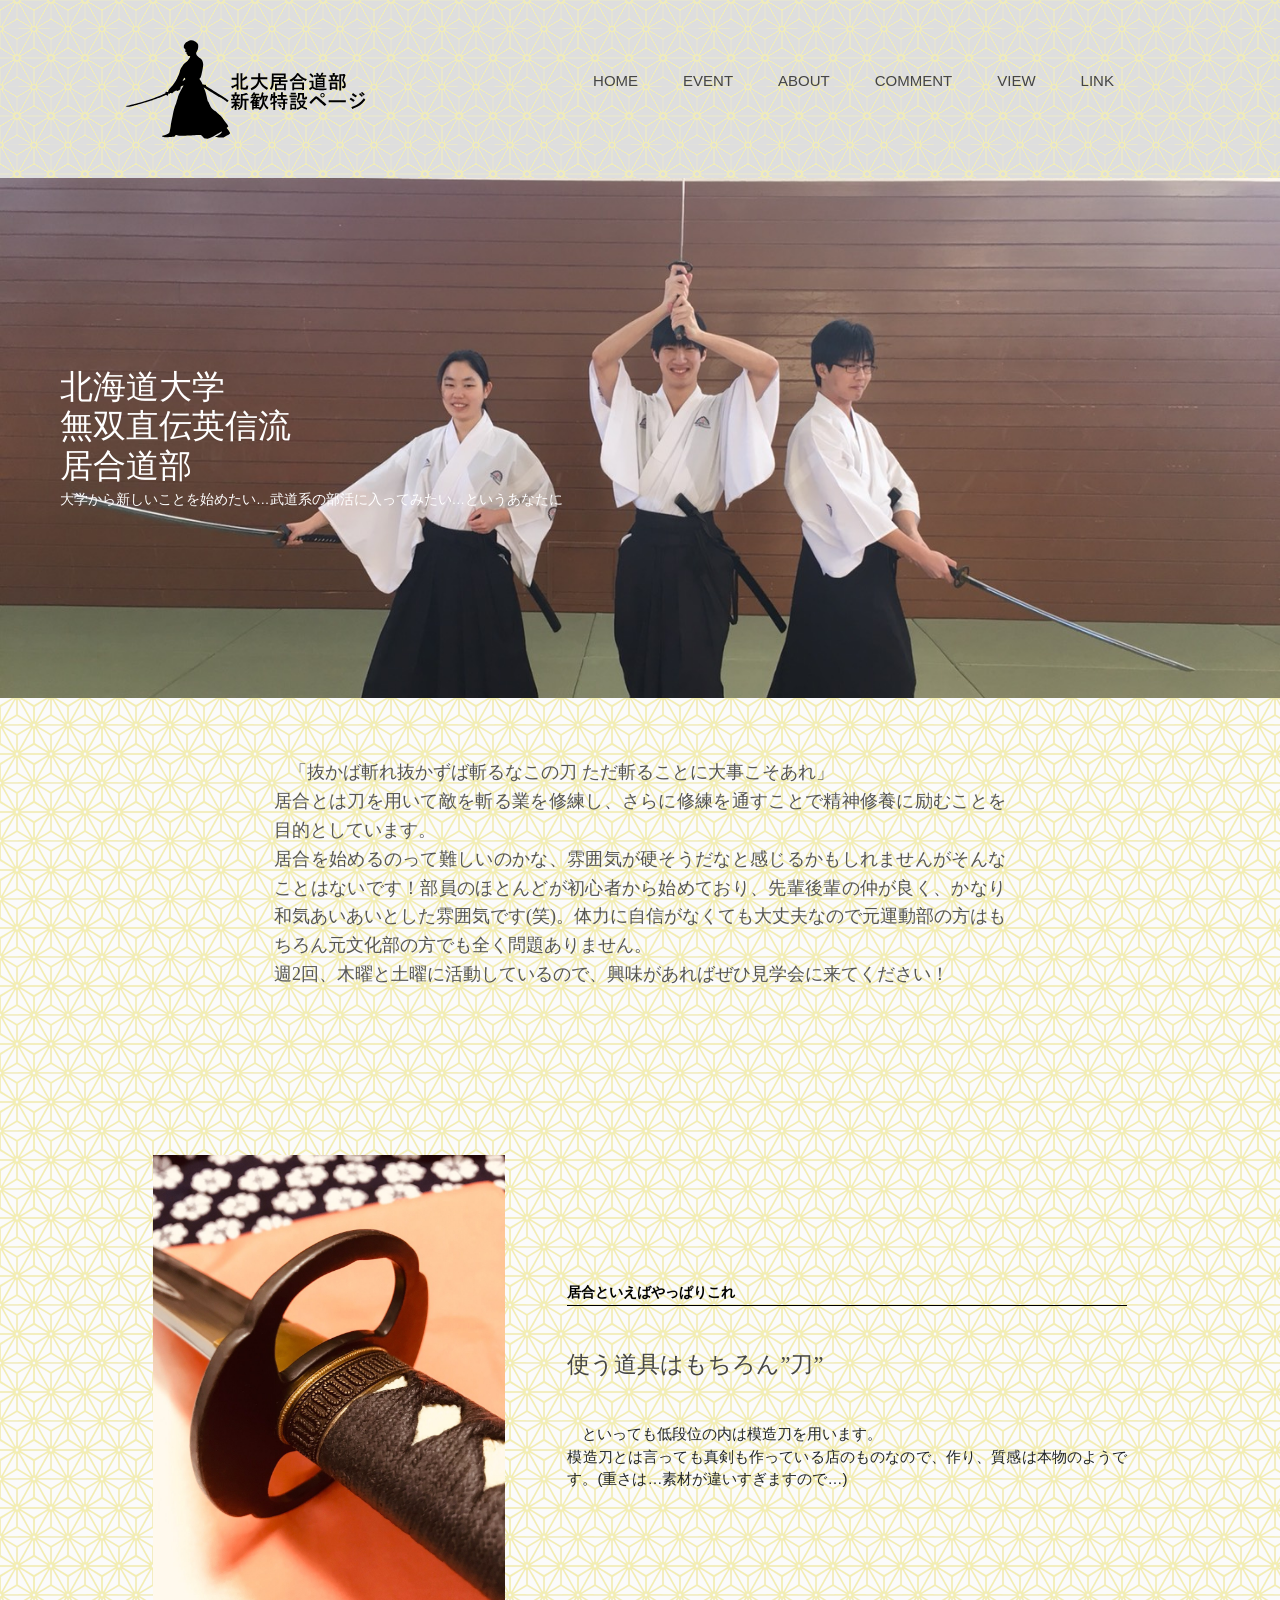
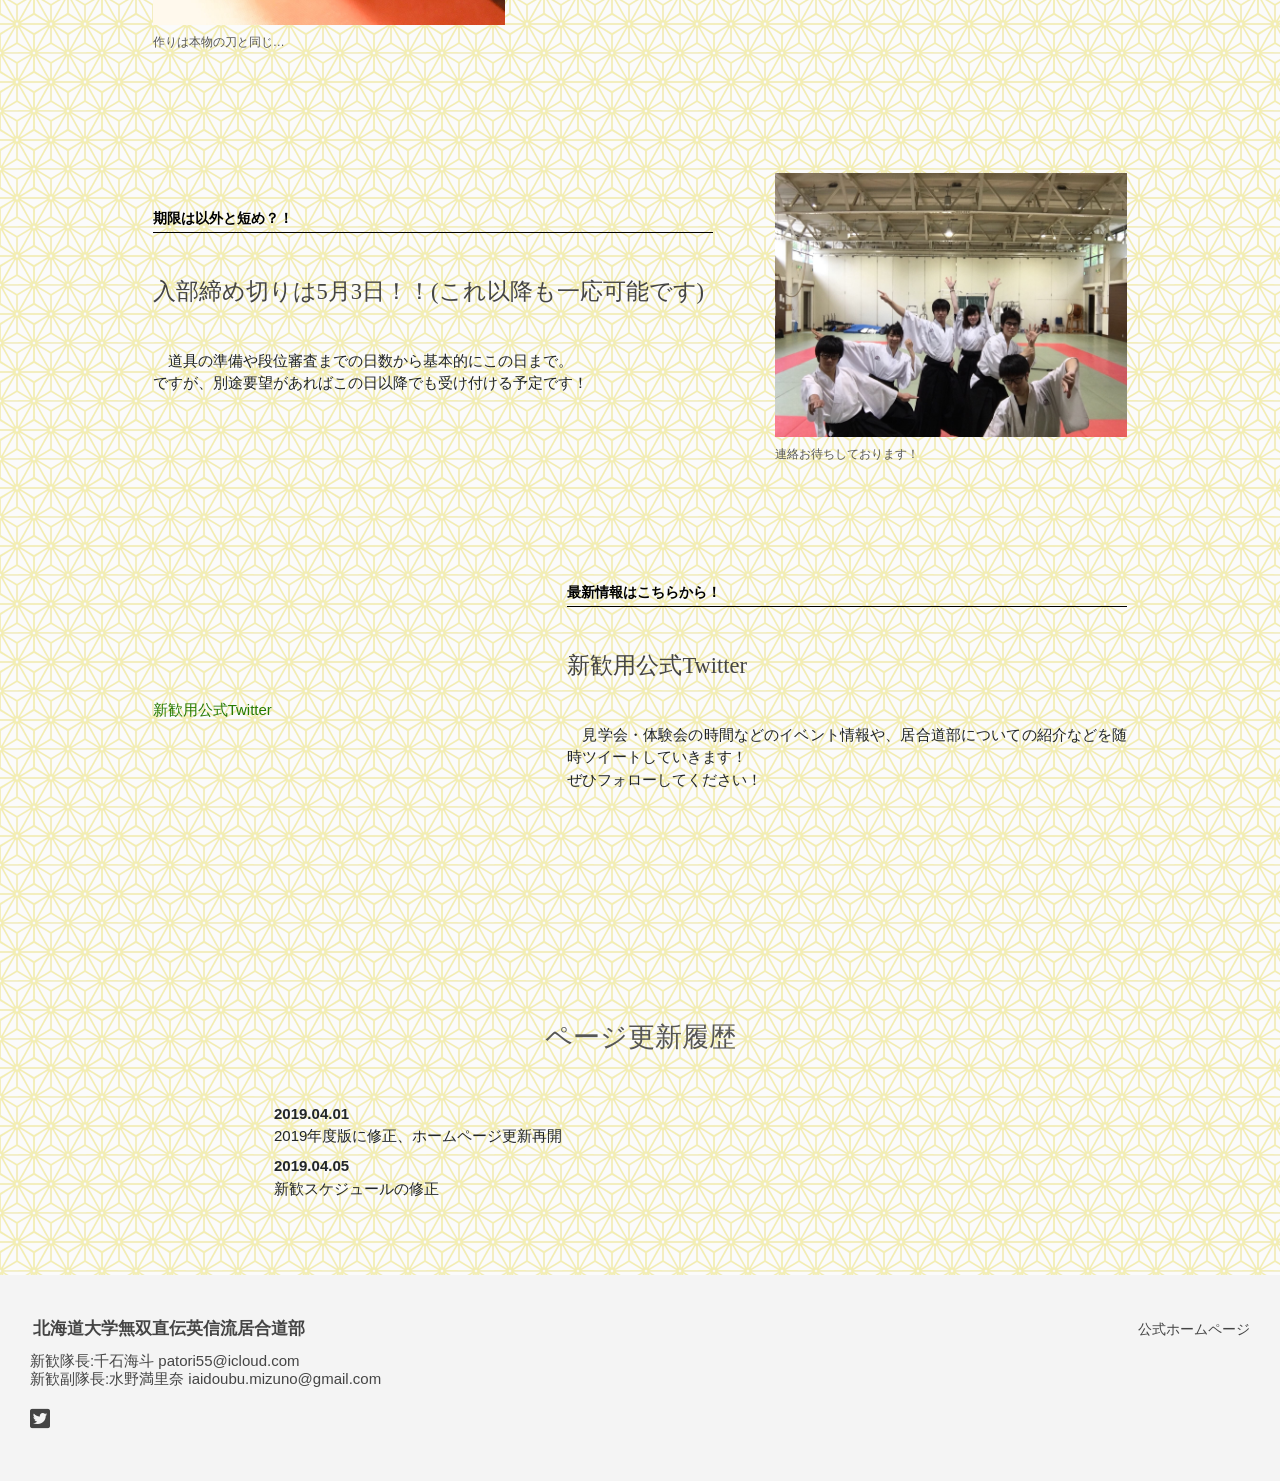
<file: hokudai_iai_HP_prototype1/welcome/index.html>
<!DOCTYPE html>
<html lang="ja">

<head>
    <meta charset="utf-8">
    <meta name="viewport" content="width=device-width, initial-scale=1, shrink-to-fit=no">
    <meta name="description" content="">
    <meta property="og.image" content="image/Header_Logo.svg">
    <title>北大居合道部 新歓特設ページ</title>
    <link rel="shortcut icon" href="images/logo.ico">
    <link rel="apple-touch-icon-precomposed" href="images/apple-touch-icon-precomposed.png">
    <link rel="stylesheet" href="https://use.fontawesome.com/releases/v5.0.9/css/all.css" integrity="sha384-5SOiIsAziJl6AWe0HWRKTXlfcSHKmYV4RBF18PPJ173Kzn7jzMyFuTtk8JA7QQG1" crossorigin="anonymous">
    <link rel="stylesheet" href="css/reboot.css">
    <link rel="stylesheet" href="css/styles.css">
</head>

<body>
    <!-- Header -->
    <header class="Header">
        <div class="Header_Logo">
            <a href="../welcome/" title="ホームへ"><img src="images/Header_Logo.svg" alt="居合道部ロゴ" width="250"></a>
        </div>
        <nav class="Header_Nav">
            <ul class="Header_NavGroup">
                <li>
                    <ul class="Header_NavItems">
                        <li class="Header_NavItem"><a href="../welcome/" title="ホーム">Home</a></li>
                        <li class="Header_NavItem"><a href="event/" title="イベント情報">Event</a></li>
                        <li class="Header_NavItem"><a href="about/" title="居合道部について">About</a></li>
                    </ul>
                <li>
                <li>
                    <ul class="Header_NavItems">
                        <li class="Header_NavItem"><a href="comment/" title="部員より">Comment</a></li>
                        <li class="Header_NavItem"><a href="view/" title="稽古風景">View</a></li>
                        <li class="Header_NavItem"><a href="link/" title="リンク">Link</a></li>
                    </ul>
                </li>
            </ul>
        </nav>
    </header>

    <!-- Main Content -->
    <main class="Content" id="content">

        <div class="Content_Box-FullWidth Content_Main">
            <div class="Main_Text">
                <h1 class="Main_Heading">北海道大学<br>無双直伝英信流<br>居合道部</h1>
                <p class="Main_Tagline">大学から新しいことを始めたい…武道系の部活に入ってみたい…というあなたに</p>
            </div>
        </div>

        <div class="Content_Box-Padding">
            <div class="Content_Box-Single Content_HomeLead">
                <p class="Lead_Paragraph Content_Paragraph-Large Indent">「抜かば斬れ抜かずば斬るなこの刀 ただ斬ることに大事こそあれ」<br>居合とは刀を用いて敵を斬る業を修練し、さらに修練を通すことで精神修養に励むことを目的としています。<br>居合を始めるのって難しいのかな、雰囲気が硬そうだなと感じるかもしれませんがそんなことはないです！部員のほとんどが初心者から始めており、先輩後輩の仲が良く、かなり和気あいあいとした雰囲気です(笑)。体力に自信がなくても大丈夫なので元運動部の方はもちろん元文化部の方でも全く問題ありません。<br>週2回、木曜と土曜に活動しているので、興味があればぜひ見学会に来てください！</p>
            </div>
        </div>

        <div class="Content_Box-Padding Content_Box-FlexWrap">
            <section class="Content_Box-Single Content_HomeColumn Content_Column-Reverse">
                <div class="Column_Text">
                    <h2 class="Column_Heading-Small">居合といえばやっぱりこれ</h2>
                    <h3 class="Column_Heading-Normal">使う道具はもちろん”刀”</h3>
                    <p class="Column_Paragraph Indent">といっても低段位の内は模造刀を用います。<br>模造刀とは言っても真剣も作っている店のものなので、作り、質感は本物のようです。(重さは…素材が違いすぎますので…)</p>
                </div>
                <div class="Column_Image">
                    <figure>
                        <img src="images/Content-Images-01.jpg" alt="コラムイメージ01" class="Content_Image-Fluid">
                        <figcaption class="Column_ImageCaption">作りは本物の刀と同じ…</figcaption>
                    </figure>
                </div>
            </section>
            <section class="Content_Box-Single Content_HomeColumn">
                <div class="Column_Text">
                    <h2 class="Column_Heading-Small">期限は以外と短め？！</h2>
                    <h3 class="Column_Heading-Normal">入部締め切りは5月3日！！(これ以降も一応可能です)</h3>
                    <p class="Column_Paragraph Indent">道具の準備や段位審査までの日数から基本的にこの日まで。<br>ですが、別途要望があればこの日以降でも受け付ける予定です！</p>
                </div>
                <div class="Column_Image">
                    <figure>
                        <img src="images/Content-Images-02.jpg" alt="コラムイメージ02" class="Content_Image-Fluid">
                        <figcaption class="Column_ImageCaption">連絡お待ちしております！</figcaption>
                    </figure>
                </div>
            </section>
            <section class="Content_Box-Single Content_HomeColumn Content_Column-Reverse">
                <div class="Column_Text">
                    <h2 class="Column_Heading-Small">最新情報はこちらから！</h2>
                    <h3 class="Column_Heading-Normal">新歓用公式Twitter</h3>
                    <p class="Column_Paragraph Indent">見学会・体験会の時間などのイベント情報や、居合道部についての紹介などを随時ツイートしていきます！<br>ぜひフォローしてください！</p>
                </div>
                <div class="Column_Image Twitter">
                        <a class="twitter-timeline" data-width="1000" data-height="500" data-theme="light" href="https://twitter.com/hokudai_iaidou?ref_src=twsrc%5Etfw">新歓用公式Twitter</a>
                    <script async src="https://platform.twitter.com/widgets.js" charset="utf-8"></script>
                </div>
            </section>
        </div>
        <div class="Content_Box-Padding">
            <div class="Content_Box-Single Content_HomeEvent">
                <h1 class="Content_Heading">ページ更新履歴</h1>
                <dl class="Event_Items Description_Items-Row">
                    <dt class="Event_ItemDate Description_Title">2019.04.01</dt>
                    <dd class="Event_ItemText Description_Data">2019年度版に修正、ホームページ更新再開</dd>
                    <dt class="Event_ItemDate Description_Title">2019.04.05</dt>
                    <dd class="Event_ItemText Description_Data">新歓スケジュールの修正</dd>
                </dl>
            </div>
        </div>

    </main>

    <!-- Footer -->
    <footer class="Footer">
        <div class="Footer_Nav">
            <ul class="Footer_NavItems">
                <li class="Footer_NavItem"><a href="../../" title="北海道大学居合道部 公式サイト">公式ホームページ</a></li>
            </ul>
        </div>
        <div class="Footer_Info">
            <dl class="Footer_Club">
                <dt>
                    <ul>
                        <li>北海道大学</li>
                        <li>無双直伝英信流居合道部</li>
                    </ul>
                </dt>
                <dd>新歓隊長:千石海斗 <a href="mailto:patori55@icloud.com" title="メールでのお問い合わせ">patori55@icloud.com</a><br>
                    新歓副隊長:水野満里奈 <a href="mailto:iaidoubu.mizuno@gmail.com" title="メールでのお問い合わせ">iaidoubu.mizuno@gmail.com</a></dd>
            </dl>
            <ul class="Footer_Social">
                <li class="Footer_SocialItem"><a href="https://twitter.com/iaidou2019"><i aria-hidden title="Twitter" class="fab fa-twitter-square"></i><span class="sr-only">Twitter</span></a></li>
            </ul>
        </div>
    </footer>

</body></html>
</file>
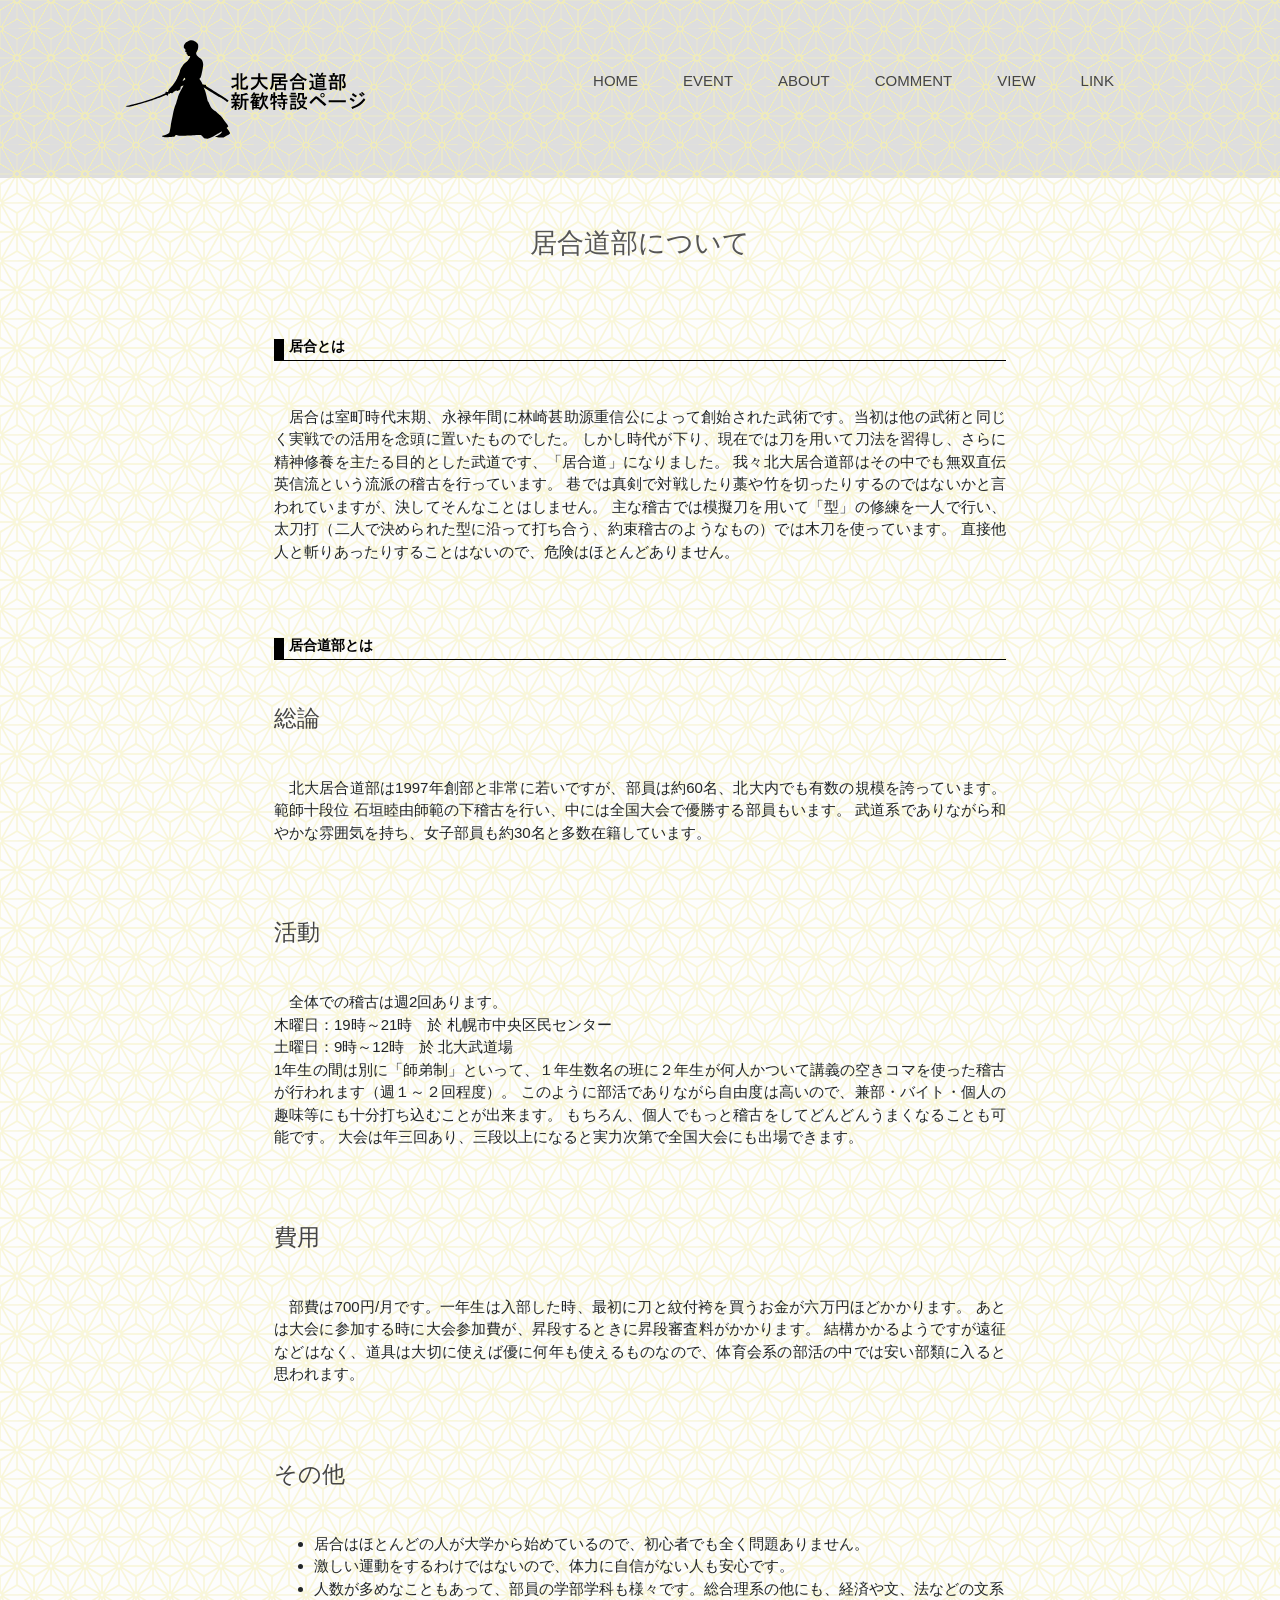
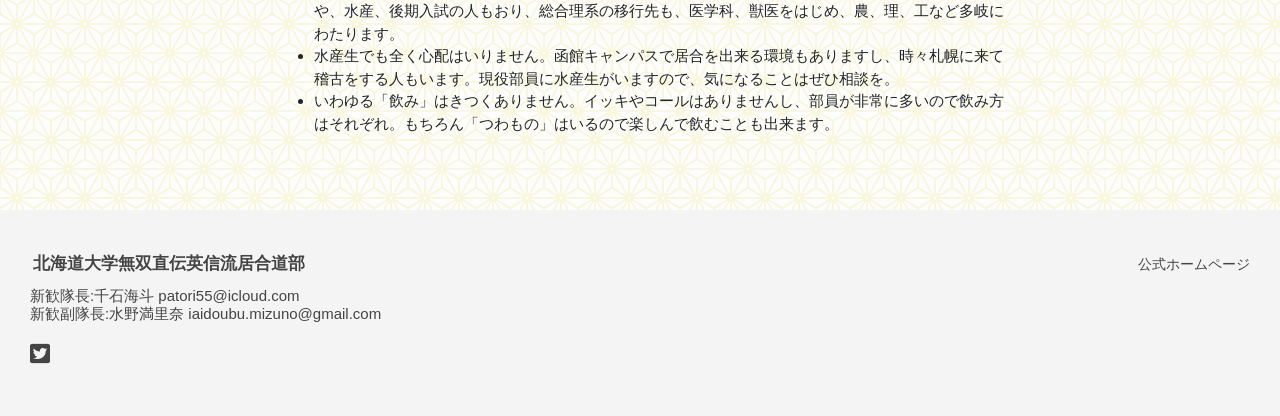
<file: welcome/about/index.html>
<!DOCTYPE html>
<html lang="ja">

<head>
    <meta charset="utf-8">
    <meta name="viewport" content="width=device-width, initial-scale=1, shrink-to-fit=no">
    <meta name="description" content="北海道大学居合道部の新歓特設ページです。居合とは何か、また居合道部の基本情報について掲載しています。">
    
    <meta property="og.image" content="../images/Header_Logo.svg">
    <meta property="og:title" content="居合道部について | 北大居合道部 新歓特設ページ">
	<meta property="og:type" content="website">
	<meta property="og:url" content="http://hokudai.iaigiri.com/welcome/about/">
	<meta property="og:image" content="http://hokudai.iaigiri.com/welcome/images/apple-touch-icon-precomposed.png">
	<meta property="og:site_name" content="居合道部について | 北大居合道部 新歓特設ページ">
	<meta property="og:description" content="居合とは何か、また居合道部の基本情報について掲載しています。">
    
    <meta name="twitter:card" content="summary">
    <meta name="twitter:site" content="@iaidou2019">

    <title>居合道部について | 北大居合道部 新歓特設ページ</title>
    <link rel="shortcut icon" href="../images/logo.ico">
    <link rel="apple-touch-icon-precomposed" href="../images/apple-touch-icon-precomposed.png">
    <link rel="stylesheet" href="https://use.fontawesome.com/releases/v5.0.9/css/all.css" integrity="sha384-5SOiIsAziJl6AWe0HWRKTXlfcSHKmYV4RBF18PPJ173Kzn7jzMyFuTtk8JA7QQG1" crossorigin="anonymous">
    <link rel="stylesheet" href="../css/reboot.css">
    <link rel="stylesheet" href="../css/styles.css">
</head>

<body>

    <!-- Header -->
    <header class="Header">
        <div class="Header_Logo">
            <a href="../" title="ホームへ"><img src="../images/Header_Logo.svg" alt="居合道部ロゴ" width="250"></a>
        </div>
        <nav class="Header_Nav">
            <ul class="Header_NavGroup">
                <li>
                    <ul class="Header_NavItems">
                        <li class="Header_NavItem"><a href="../" title="ホーム">Home</a></li>
                        <li class="Header_NavItem"><a href="../event/" title="イベント情報">Event</a></li>
                        <li class="Header_NavItem"><a href="../about/" title="居合道部について">About</a></li>
                    </ul>
                <li>
                <li>
                    <ul class="Header_NavItems">
                        <li class="Header_NavItem"><a href="../comment/" title="部員より">Comment</a></li>
                        <li class="Header_NavItem"><a href="../view/" title="稽古風景">View</a></li>
                        <li class="Header_NavItem"><a href="../link/" title="リンク">Link</a></li>
                    </ul>
                </li>
            </ul>
        </nav>
    </header>

    <!-- Top Content -->
    <main class="Content">
        <h1>居合道部について</h1>
        <div class="Content_Box-Padding">
            <div class="Content_Box-Single">
                <h2 class="Column_Heading-Small">居合とは</h2>
                <p class="Paragraph Indent">居合は室町時代末期、永禄年間に林崎甚助源重信公によって創始された武術です。当初は他の武術と同じく実戦での活用を念頭に置いたものでした。
                    しかし時代が下り、現在では刀を用いて刀法を習得し、さらに精神修養を主たる目的とした武道です、「居合道」になりました。
                    我々北大居合道部はその中でも無双直伝英信流という流派の稽古を行っています。
                    巷では真剣で対戦したり藁や竹を切ったりするのではないかと言われていますが、決してそんなことはしません。
                    主な稽古では模擬刀を用いて「型」の修練を一人で行い、太刀打（二人で決められた型に沿って打ち合う、約束稽古のようなもの）では木刀を使っています。
                    直接他人と斬りあったりすることはないので、危険はほとんどありません。</p>
                <h2 class="Column_Heading-Small">居合道部とは</h2>
                <h3 class="Column_Heading-Normal">総論</h3>
                <p class="Paragraph Indent">北大居合道部は1997年創部と非常に若いですが、部員は約60名、北大内でも有数の規模を誇っています。
                    範師十段位 石垣睦由師範の下稽古を行い、中には全国大会で優勝する部員もいます。
                    武道系でありながら和やかな雰囲気を持ち、女子部員も約30名と多数在籍しています。</p>
                <h3 class="Column_Heading-Normal">活動</h3>
                <p class="Content_Paragraph Indent">全体での稽古は週2回あります。<br>
                    木曜日：19時～21時　於 札幌市中央区民センター<br>
                    土曜日：9時～12時　於 北大武道場<br>
                    1年生の間は別に「師弟制」といって、１年生数名の班に２年生が何人かついて講義の空きコマを使った稽古が行われます（週１～２回程度）。
                    このように部活でありながら自由度は高いので、兼部・バイト・個人の趣味等にも十分打ち込むことが出来ます。
                    もちろん、個人でもっと稽古をしてどんどんうまくなることも可能です。 大会は年三回あり、三段以上になると実力次第で全国大会にも出場できます。
                <h3 class="Column_Heading-Normal">費用</h3>
                <p class="Paragraph Indent">部費は700円/月です。一年生は入部した時、最初に刀と紋付袴を買うお金が六万円ほどかかります。 あとは大会に参加する時に大会参加費が、昇段するときに昇段審査料がかかります。
                    結構かかるようですが遠征などはなく、道具は大切に使えば優に何年も使えるものなので、体育会系の部活の中では安い部類に入ると思われます。</p>
                <h3 class="Column_Heading-Normal">その他</h3>
                <ul>
                    <li>居合はほとんどの人が大学から始めているので、初心者でも全く問題ありません。</li>
                    <li>激しい運動をするわけではないので、体力に自信がない人も安心です。</li>
                    <li>人数が多めなこともあって、部員の学部学科も様々です。総合理系の他にも、経済や文、法などの文系や、水産、後期入試の人もおり、総合理系の移行先も、医学科、獣医をはじめ、農、理、工など多岐にわたります。</li>
                    <li>水産生でも全く心配はいりません。函館キャンパスで居合を出来る環境もありますし、時々札幌に来て稽古をする人もいます。現役部員に水産生がいますので、気になることはぜひ相談を。</li>
                    <li>いわゆる「飲み」はきつくありません。イッキやコールはありませんし、部員が非常に多いので飲み方はそれぞれ。もちろん「つわもの」はいるので楽しんで飲むことも出来ます。</li>
                </ul>
            </div>
        </div>
    </main>

    <!-- Footer -->
    <footer class="Footer">
        <div class="Footer_Nav">
            <ul class="Footer_NavItems">
                <li class="Footer_NavItem"><a href="../../" title="北海道大学居合道部 公式サイト">公式ホームページ</a></li>
            </ul>
        </div>
        <div class="Footer_Info">
            <dl class="Footer_Club">
                <dt><ul><li>北海道大学</li><li>無双直伝英信流居合道部</li></ul></dt>
                <dd>新歓隊長:千石海斗 <a href="mailto:patori55@icloud.com" title="メールでのお問い合わせ">patori55@icloud.com</a></dd>
                <dd>新歓副隊長:水野満里奈 <a href="mailto:iaidoubu.mizuno@gmail.com" title="メールでのお問い合わせ">iaidoubu.mizuno@gmail.com</a></dd>
            </dl>
            <ul class="Footer_Social">
                <li class="Footer_SocialItem"><a href="https://twitter.com/iaidou2019"><i aria-hidden title="Twitter" class="fab fa-twitter-square"></i><span class="sr-only">Twitter</span></a></li>
            </ul>
        </div>
    </footer>

</body></html>
</file>
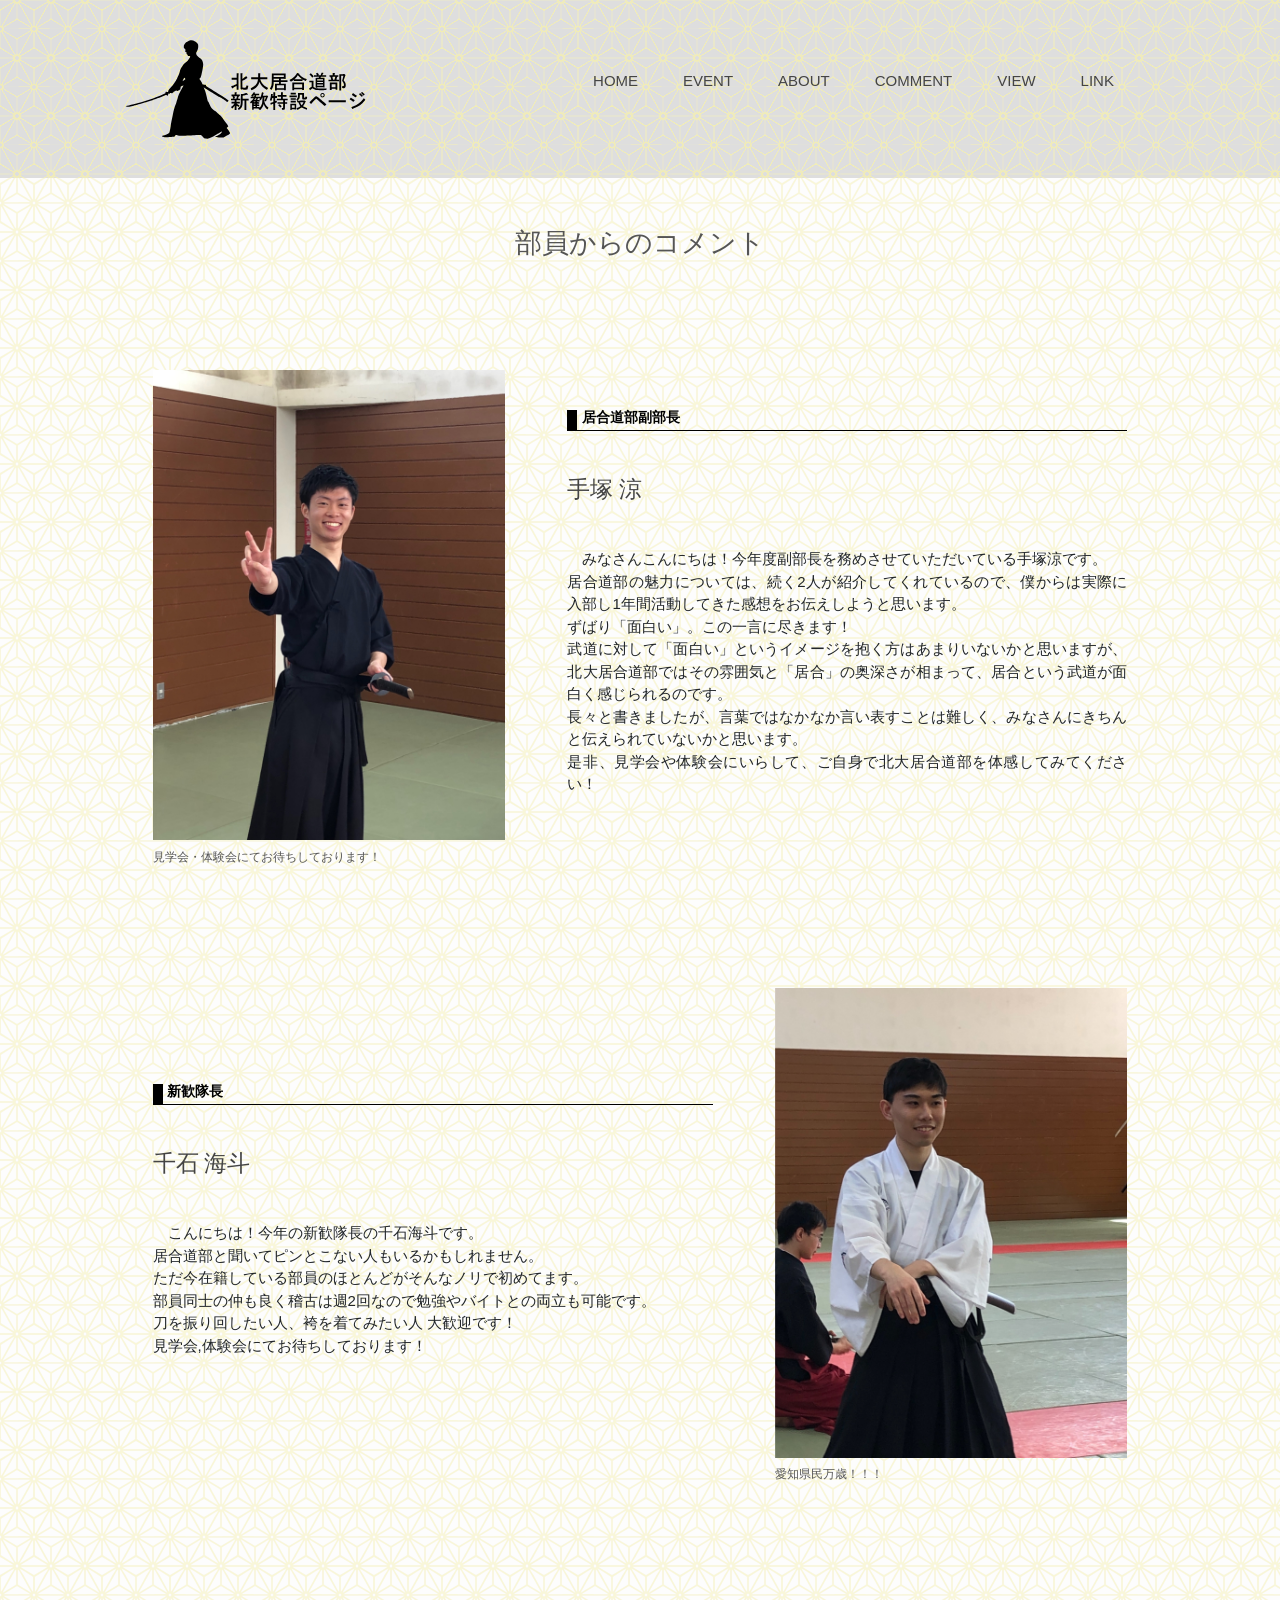
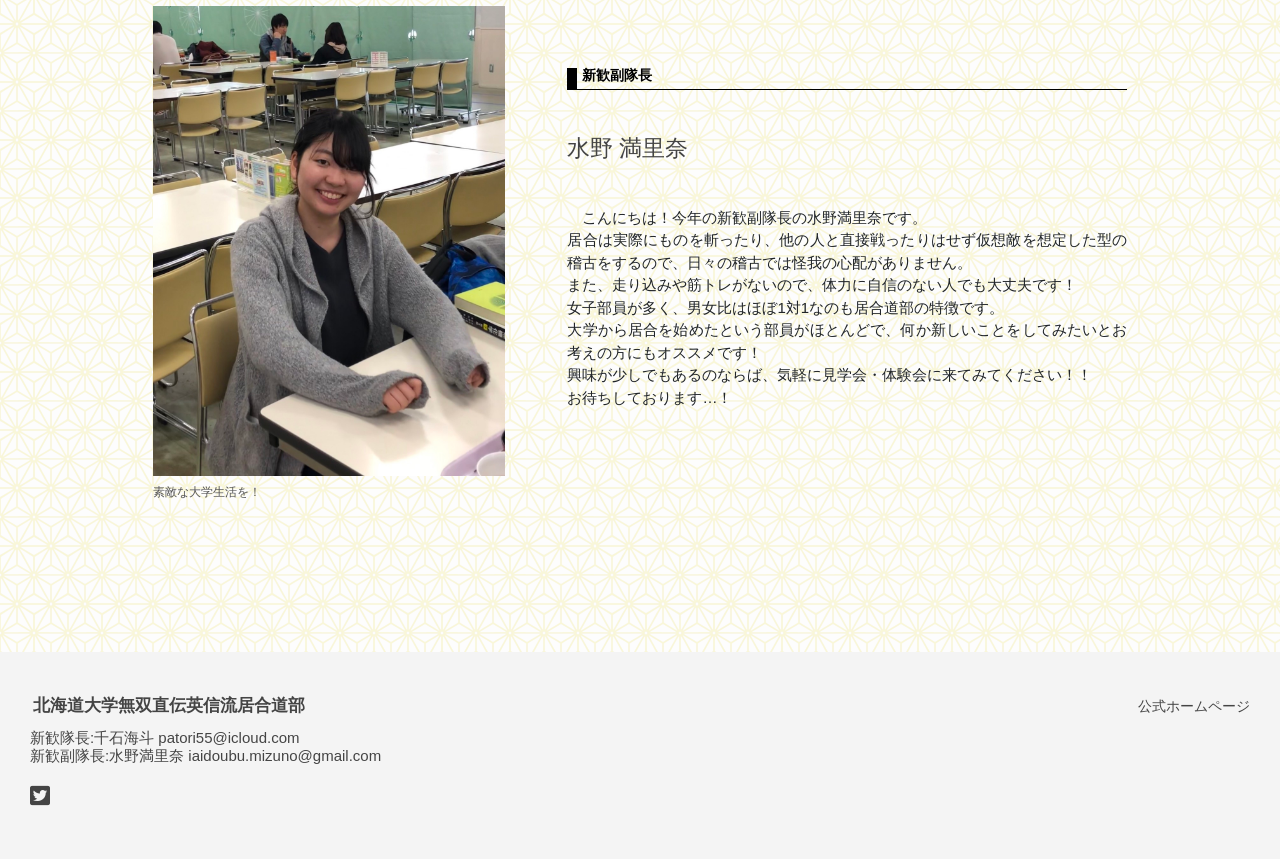
<file: welcome/comment/index.html>
<!DOCTYPE html>
<html lang="ja">

<head>
    <meta charset="utf-8">
    <meta name="viewport" content="width=device-width, initial-scale=1, shrink-to-fit=no">
    <meta name="description" content="北海道大学居合道部の新歓特設ページです。新歓に際しての部員からのコメントを掲載しています。">
    
    <meta property="og.image" content="../images/Header_Logo.svg">
    <meta property="og:title" content="部員より | 北大居合道部 新歓特設ページ">
	<meta property="og:type" content="website">
	<meta property="og:url" content="http://hokudai.iaigiri.com/welcome/comment/">
	<meta property="og:image" content="http://hokudai.iaigiri.com/welcome/images/apple-touch-icon-precomposed.png">
	<meta property="og:site_name" content="部員より | 北大居合道部 新歓特設ページ">
	<meta property="og:description" content="新歓に際しての部員からのコメントを掲載しています。">
    
    <meta name="twitter:card" content="summary">
    <meta name="twitter:site" content="@iaidou2019">
    
    <title>部員より | 北大居合道部 新歓特設ページ</title>
    <link rel="shortcut icon" href="../images/logo.ico">
    <link rel="apple-touch-icon-precomposed" href="../images/apple-touch-icon-precomposed.png">
    <link rel="stylesheet" href="https://use.fontawesome.com/releases/v5.0.9/css/all.css" integrity="sha384-5SOiIsAziJl6AWe0HWRKTXlfcSHKmYV4RBF18PPJ173Kzn7jzMyFuTtk8JA7QQG1" crossorigin="anonymous">
    <link rel="stylesheet" href="../css/reboot.css">
    <link rel="stylesheet" href="../css/styles.css">
</head>

<body>

    <!-- Header -->
    <header class="Header">
        <div class="Header_Logo">
            <a href="../" title="ホームへ"><img src="../images/Header_Logo.svg" alt="居合道部ロゴ" width="250"></a>
        </div>
        <nav class="Header_Nav">
            <ul class="Header_NavGroup">
                <li>
                    <ul class="Header_NavItems">
                        <li class="Header_NavItem"><a href="../" title="ホーム">Home</a></li>
                        <li class="Header_NavItem"><a href="../event/" title="イベント情報">Event</a></li>
                        <li class="Header_NavItem"><a href="../about/" title="居合道部について">About</a></li>
                    </ul>
                <li>
                <li>
                    <ul class="Header_NavItems">
                        <li class="Header_NavItem"><a href="../comment/" title="部員より">Comment</a></li>
                        <li class="Header_NavItem"><a href="../view/" title="稽古風景">View</a></li>
                        <li class="Header_NavItem"><a href="../link/" title="リンク">Link</a></li>
                    </ul>
                </li>
            </ul>
        </nav>
    </header>

    <!-- Top Content -->
    <main class="Content">
        <h1>部員からのコメント</h1>
        <div class="Content_Box-Padding Content_Box-FlexWrap">
            <section class="Content_Box-Single Content_HomeColumn Content_Column-Reverse">
                <div class="Column_Text">
                    <h2 class="Column_Heading-Small">居合道部副部長</h2>
                    <h3 class="Column_Heading-Normal">手塚 涼</h3>
                    <p class="Paragraph Indent">
                        みなさんこんにちは！今年度副部長を務めさせていただいている手塚涼です。<br>
                        居合道部の魅力については、続く2人が紹介してくれているので、僕からは実際に入部し1年間活動してきた感想をお伝えしようと思います。<br>
                        ずばり「面白い」。この一言に尽きます！<br>
                        武道に対して「面白い」というイメージを抱く方はあまりいないかと思いますが、北大居合道部ではその雰囲気と「居合」の奥深さが相まって、居合という武道が面白く感じられるのです。<br>
                        長々と書きましたが、言葉ではなかなか言い表すことは難しく、みなさんにきちんと伝えられていないかと思います。<br>
                        是非、見学会や体験会にいらして、ご自身で北大居合道部を体感してみてください！<br>
                    </p>
                </div>
                <div class="Column_Image">
                    <figure>
                        <img src="../images/teduka.jpg" alt="副部長 手塚涼" class="Content_Image-Fluid">
                        <figcaption class="Column_ImageCaption">見学会・体験会にてお待ちしております！</figcaption>
                    </figure>
                </div>
            </section>
            <section class="Content_Box-Single Content_HomeColumn">
                <div class="Column_Text">
                    <h2 class="Column_Heading-Small">新歓隊長</h2>
                    <h3 class="Column_Heading-Normal">千石 海斗</h3>
                    <p class="Paragraph Indent Indent">
                        こんにちは！今年の新歓隊長の千石海斗です。<br>
                        居合道部と聞いてピンとこない人もいるかもしれません。<br>
                        ただ今在籍している部員のほとんどがそんなノリで初めてます。<br>
                        部員同士の仲も良く稽古は週2回なので勉強やバイトとの両立も可能です。<br>
                        刀を振り回したい人、袴を着てみたい人 大歓迎です！<br>
                        見学会,体験会にてお待ちしております！
                    </p>
                </div>
                <div class="Column_Image">
                    <figure>
                        <img src="../images/sengoku.jpg" alt="新歓隊長 千石海斗" class="Content_Image-Fluid">
                        <figcaption class="Column_ImageCaption">愛知県民万歳！！！</figcaption>
                    </figure>
                </div>
            </section>
            <section class="Content_Box-Single Content_HomeColumn Content_Column-Reverse">
                <div class="Column_Text">
                    <h2 class="Column_Heading-Small">新歓副隊長</h2>
                    <h3 class="Column_Heading-Normal">水野 満里奈</h3>
                    <p class="Paragraph Indent">
                        こんにちは！今年の新歓副隊長の水野満里奈です。<br>
                        居合は実際にものを斬ったり、他の人と直接戦ったりはせず仮想敵を想定した型の稽古をするので、日々の稽古では怪我の心配がありません。<br>
                        また、走り込みや筋トレがないので、体力に自信のない人でも大丈夫です！<br>
                        女子部員が多く、男女比はほぼ1対1なのも居合道部の特徴です。<br>
                        大学から居合を始めたという部員がほとんどで、何か新しいことをしてみたいとお考えの方にもオススメです！<br>
                        興味が少しでもあるのならば、気軽に見学会・体験会に来てみてください！！<br>
                        お待ちしております…！</p>
                </div>
                <div class="Column_Image">
                    <figure>
                        <img src="../images/mizuno.jpg" alt="新歓副隊長 水野満里奈" class="Content_Image-Fluid">
                        <figcaption class="Column_ImageCaption">素敵な大学生活を！</figcaption>
                    </figure>
                </div>
            </section>
        </div>
    </main>

    <!-- Footer -->
    <footer class="Footer">
        <div class="Footer_Nav">
            <ul class="Footer_NavItems">
                <li class="Footer_NavItem"><a href="../../" title="北海道大学居合道部 公式サイト">公式ホームページ</a></li>
            </ul>
        </div>
        <div class="Footer_Info">
            <dl class="Footer_Club">
                <dt><ul><li>北海道大学</li><li>無双直伝英信流居合道部</li></ul></dt>
                <dd>新歓隊長:千石海斗 <a href="mailto:patori55@icloud.com" title="メールでのお問い合わせ">patori55@icloud.com</a></dd>
                <dd>新歓副隊長:水野満里奈 <a href="mailto:iaidoubu.mizuno@gmail.com" title="メールでのお問い合わせ">iaidoubu.mizuno@gmail.com</a></dd>
            </dl>
            <ul class="Footer_Social">
                <li class="Footer_SocialItem"><a href="https://twitter.com/iaidou2019"><i aria-hidden title="Twitter" class="fab fa-twitter-square"></i><span class="sr-only">Twitter</span></a></li>
            </ul>
        </div>
    </footer>

</body></html>
</file>
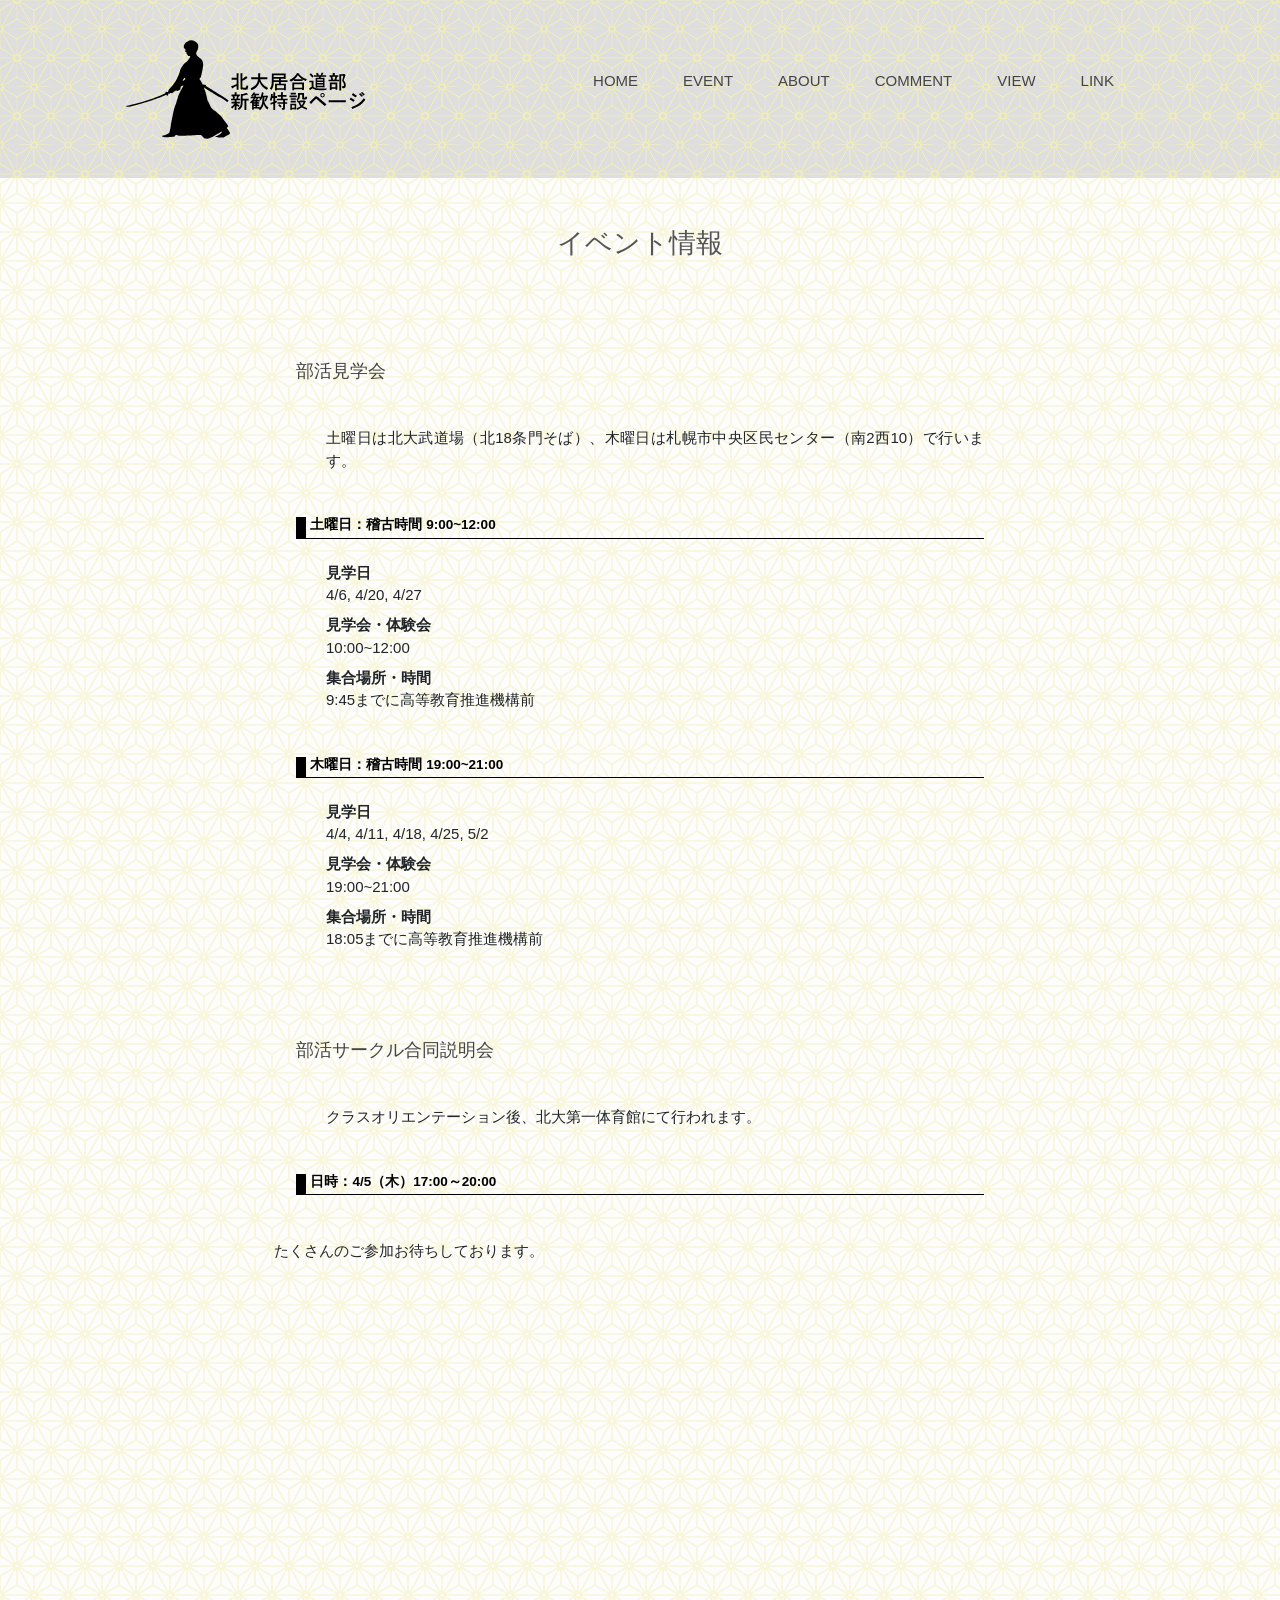
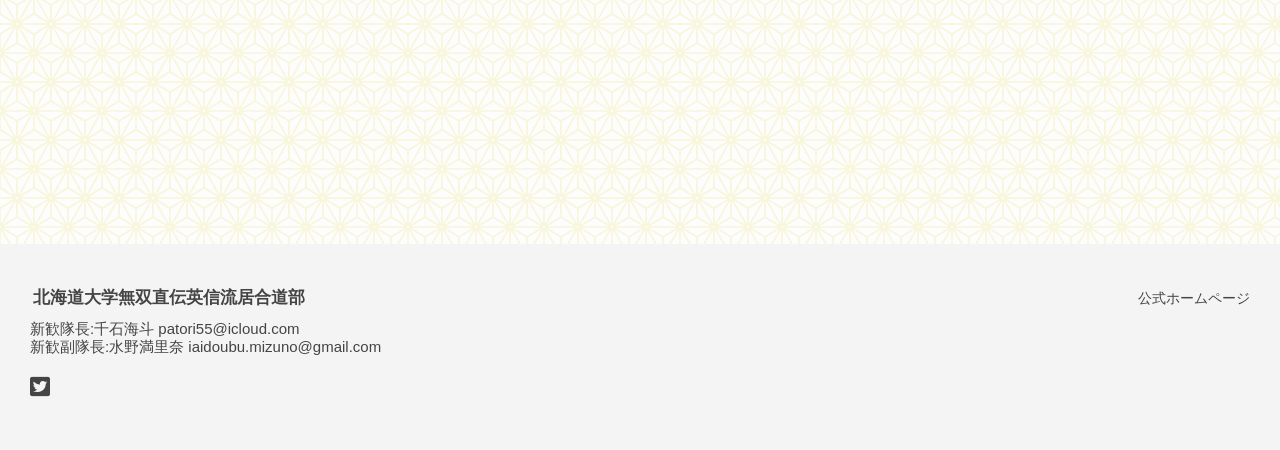
<file: welcome/event/index.html>
<!DOCTYPE html>
<html lang="ja">

<head>
    <meta charset="utf-8">
    <meta name="viewport" content="width=device-width, initial-scale=1, shrink-to-fit=no">
    <meta name="description" content="北海道大学居合道部の新歓特設ページです。見学会・体験会・説明会など、イベント情報について掲載しています。">
    
    <meta property="og.image" content="../images/Header_Logo.svg">
    <meta property="og:title" content="イベント情報 | 北大居合道部 新歓特設ページ">
    <meta property="og:type" content="website">
    <meta property="og:url" content="http://hokudai.iaigiri.com/welcome/event/">
	<meta property="og:image" content="http://hokudai.iaigiri.com/welcome/images/apple-touch-icon-precomposed.png">
    <meta property="og:site_name" content="イベント情報 | 北大居合道部 新歓特設ページ">
    <meta property="og:description" content="見学会・体験会・説明会など、イベント情報について掲載しています。">

    <meta name="twitter:card" content="summary">
    <meta name="twitter:site" content="@iaidou2019">

    <title>イベント情報 | 北大居合道部 新歓特設ページ</title>
    <link rel="shortcut icon" href="../images/logo.ico">
    <link rel="apple-touch-icon-precomposed" href="../images/apple-touch-icon-precomposed.png">
    <link rel="stylesheet" href="https://use.fontawesome.com/releases/v5.0.9/css/all.css" integrity="sha384-5SOiIsAziJl6AWe0HWRKTXlfcSHKmYV4RBF18PPJ173Kzn7jzMyFuTtk8JA7QQG1" crossorigin="anonymous">
    <link rel="stylesheet" href="../css/reboot.css">
    <link rel="stylesheet" href="../css/styles.css">
</head>

<body>

    <!-- Header -->
    <header class="Header">
        <div class="Header_Logo">
            <a href="../" title="ホームへ"><img src="../images/Header_Logo.svg" alt="居合道部ロゴ" width="250"></a>
        </div>
        <nav class="Header_Nav">
            <ul class="Header_NavGroup">
                <li>
                    <ul class="Header_NavItems">
                        <li class="Header_NavItem"><a href="../" title="ホーム">Home</a></li>
                        <li class="Header_NavItem"><a href="../event/" title="イベント情報">Event</a></li>
                        <li class="Header_NavItem"><a href="../about/" title="居合道部について">About</a></li>
                    </ul>
                <li>
                <li>
                    <ul class="Header_NavItems">
                        <li class="Header_NavItem"><a href="../comment/" title="部員より">Comment</a></li>
                        <li class="Header_NavItem"><a href="../view/" title="稽古風景">View</a></li>
                        <li class="Header_NavItem"><a href="../link/" title="リンク">Link</a></li>
                    </ul>
                </li>
            </ul>
        </nav>
    </header>

    <!-- Top Content -->
    <main class="Content">
        <h1>イベント情報</h1>
        <div class="Content_Box-Padding">
            <div class="Content_Box-Single">
                <div class="Event_Text">
                        <h2 class="Event_Heading-Normal">部活見学会</h2>
                        <p class="Event_Info">土曜日は北大武道場（北18条門そば）、木曜日は札幌市中央区民センター（南2西10）で行います。</p>
                        <h3 class="Event_Heading-Small">土曜日：稽古時間 9:00~12:00</h3>
                        <dl class="Event_Info">
                            <dt>見学日</dt>
                            <dd>4/6, 4/20, 4/27</dd>
                            <dt>見学会・体験会</dt>
                            <dd>10:00~12:00</dd>
                            <dt>集合場所・時間</dt>
                            <dd>9:45までに高等教育推進機構前</dd>
                        </dl>
                        <h3 class="Event_Heading-Small">木曜日：稽古時間 19:00~21:00</h3>
                        <dl class="Event_Info">
                            <dt>見学日</dt>
                            <dd>4/4, 4/11, 4/18, 4/25, 5/2</dd>
                            <dt>見学会・体験会</dt>
                            <dd>19:00~21:00</dd>
                            <dt>集合場所・時間</dt>
                            <dd>18:05までに高等教育推進機構前</dd>
                        </dl>
                </div>
                <div class="Event_Text">
                    <h2 class="Event_Heading-Normal">部活サークル合同説明会</h2>
                    <p class="Event_Info">クラスオリエンテーション後、北大第一体育館にて行われます。</p>
                    <h3 class="Event_Heading-Small">日時：4/5（木）17:00～20:00</h3>
                </div>
                <p>たくさんのご参加お待ちしております。</p>
                <iframe src="https://calendar.google.com/calendar/b/1/embed?showTitle=0&amp;showNav=0&amp;showDate=0&amp;showPrint=0&amp;showCalendars=0&amp;showTz=0&amp;mode=AGENDA&amp;height=600&amp;wkst=1&amp;bgcolor=%23FFFFFF&amp;src=mp9mvq61nglisb2rqtm3nsrlbc%40group.calendar.google.com&amp;color=%23182C57&amp;ctz=Asia%2FTokyo" style="border-width:0" frameborder="0" scrolling="no" class="Calendar"></iframe>
            </div>
        </div>
    </main>

    <!-- Footer -->
    <footer class="Footer">
        <div class="Footer_Nav">
            <ul class="Footer_NavItems">
                <li class="Footer_NavItem"><a href="../../" title="北海道大学居合道部 公式サイト">公式ホームページ</a></li>
            </ul>
        </div>
        <div class="Footer_Info">
            <dl class="Footer_Club">
                <dt>
                    <ul>
                        <li>北海道大学</li>
                        <li>無双直伝英信流居合道部</li>
                    </ul>
                </dt>
                <dd>新歓隊長:千石海斗 <a href="mailto:patori55@icloud.com" title="メールでのお問い合わせ">patori55@icloud.com</a></dd>
                <dd>新歓副隊長:水野満里奈 <a href="mailto:iaidoubu.mizuno@gmail.com" title="メールでのお問い合わせ">iaidoubu.mizuno@gmail.com</a></dd>
            </dl>
            <ul class="Footer_Social">
                <li class="Footer_SocialItem"><a href="https://twitter.com/iaidou2019"><i aria-hidden title="Twitter" class="fab fa-twitter-square"></i><span class="sr-only">Twitter</span></a></li>
            </ul>
        </div>
    </footer>

</body></html>
</file>
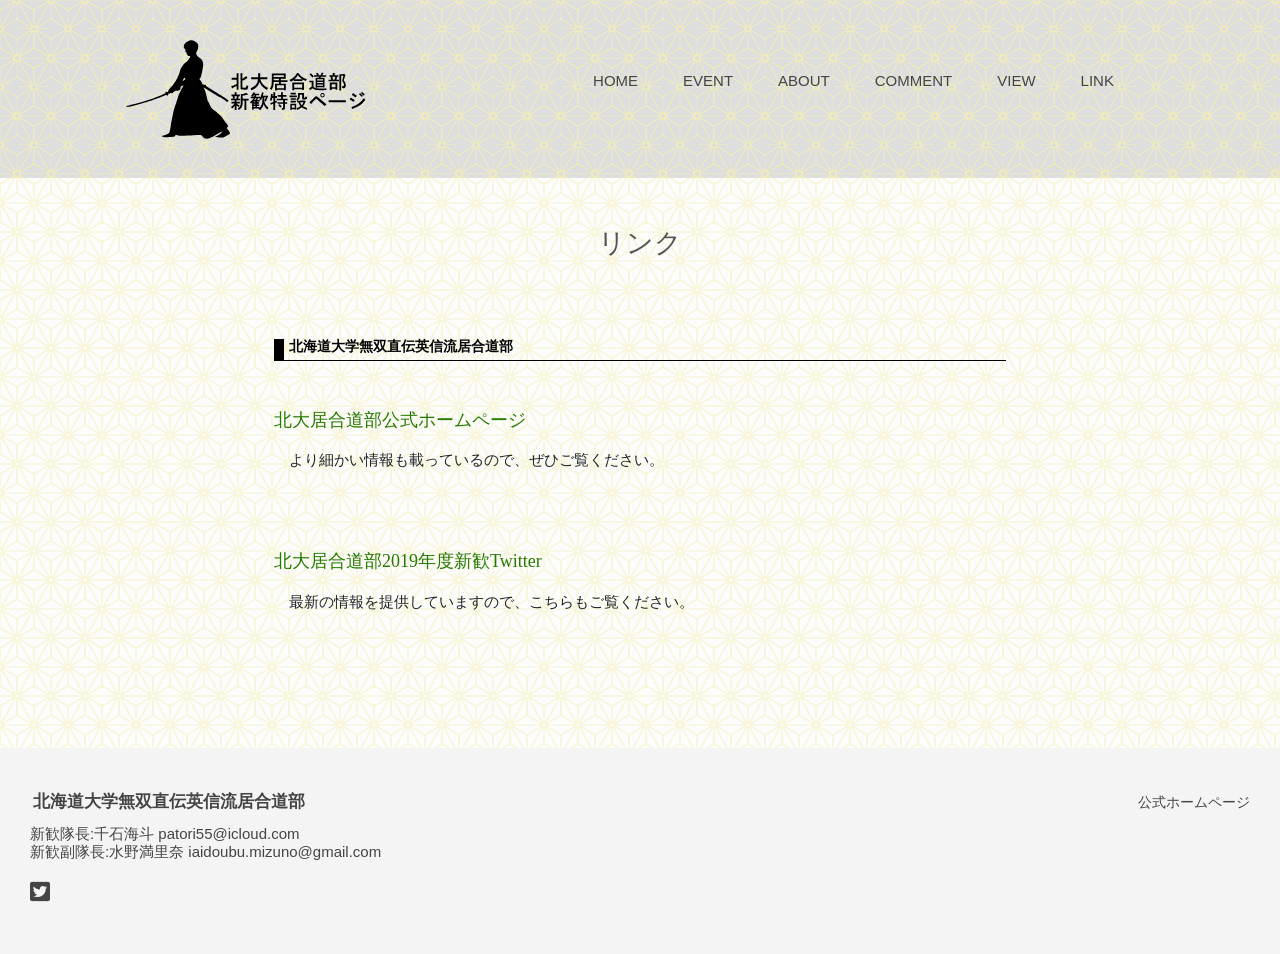
<file: welcome/link/index.html>
<!DOCTYPE html>
<html lang="ja">

<head>
    <meta charset="utf-8">
    <meta name="viewport" content="width=device-width, initial-scale=1, shrink-to-fit=no">
    <meta name="description" content="北海道大学居合道部の新歓特設ページです。各種リンクを掲載しています。">
    
    <meta property="og.image" content="../images/Header_Logo.svg">
    <meta property="og:title" content="リンク | 北大居合道部 新歓特設ページ">
	<meta property="og:type" content="website">
	<meta property="og:url" content="http://hokudai.iaigiri.com/welcome/link/">
	<meta property="og:image" content="http://hokudai.iaigiri.com/welcome/images/apple-touch-icon-precomposed.png">
	<meta property="og:site_name" content="リンク | 北大居合道部 新歓特設ページ">
	<meta property="og:description" content="各種リンクを掲載しています。">
    
    <meta name="twitter:card" content="summary">
    <meta name="twitter:site" content="@iaidou2019">
    
    <title>リンク | 北大居合道部 新歓特設ページ</title>
    <link rel="shortcut icon" href="../images/logo.ico">
    <link rel="apple-touch-icon-precomposed" href="../images/apple-touch-icon-precomposed.png">
    <link rel="stylesheet" href="https://use.fontawesome.com/releases/v5.0.9/css/all.css" integrity="sha384-5SOiIsAziJl6AWe0HWRKTXlfcSHKmYV4RBF18PPJ173Kzn7jzMyFuTtk8JA7QQG1" crossorigin="anonymous">
    <link rel="stylesheet" href="../css/reboot.css">
    <link rel="stylesheet" href="../css/styles.css">
</head>

<body>

    <!-- Header -->
    <header class="Header">
        <div class="Header_Logo">
            <a href="../" title="ホームへ"><img src="../images/Header_Logo.svg" alt="居合道部ロゴ" width="250"></a>
        </div>
        <nav class="Header_Nav">
            <ul class="Header_NavGroup">
                <li>
                    <ul class="Header_NavItems">
                        <li class="Header_NavItem"><a href="../" title="ホーム">Home</a></li>
                        <li class="Header_NavItem"><a href="../event/" title="イベント情報">Event</a></li>
                        <li class="Header_NavItem"><a href="../about/" title="居合道部について">About</a></li>
                    </ul>
                <li>
                <li>
                    <ul class="Header_NavItems">
                        <li class="Header_NavItem"><a href="../comment/" title="部員より">Comment</a></li>
                        <li class="Header_NavItem"><a href="../view/" title="稽古風景">View</a></li>
                        <li class="Header_NavItem"><a href="../link/" title="リンク">Link</a></li>
                    </ul>
                </li>
            </ul>
        </nav>
    </header>

    <!-- Top Content -->
    <main class="Content">
        <h1>リンク</h1>
        <div class="Content_Box-Padding ">
            <div class="Content_Box-Single">
                <h2 class="Column_Heading-Small">北海道大学無双直伝英信流居合道部</h2>
                <p class="Paragraph-Large"><a href="../../" target="_blank">北大居合道部公式ホームページ</a></p>
                <p class="Content_Paragraph Indent">より細かい情報も載っているので、ぜひご覧ください。</p>
                <p class="Paragraph-Large"><a href="https://twitter.com/iaidou2019" target="_blank">北大居合道部2019年度新歓Twitter</a></p>
                <p class="Content_Paragraph Indent">最新の情報を提供していますので、こちらもご覧ください。</p>
            </div>
        </div>
    </main>

    <!-- Footer -->
    <footer class="Footer">
        <div class="Footer_Nav">
            <ul class="Footer_NavItems">
                <li class="Footer_NavItem"><a href="../../" title="北海道大学居合道部 公式サイト">公式ホームページ</a></li>
            </ul>
        </div>
        <div class="Footer_Info">
            <dl class="Footer_Club">
                <dt><ul><li>北海道大学</li><li>無双直伝英信流居合道部</li></ul></dt>
                <dd>新歓隊長:千石海斗 <a href="mailto:patori55@icloud.com" title="メールでのお問い合わせ">patori55@icloud.com</a></dd>
                <dd>新歓副隊長:水野満里奈 <a href="mailto:iaidoubu.mizuno@gmail.com" title="メールでのお問い合わせ">iaidoubu.mizuno@gmail.com</a></dd>
            </dl>
            <ul class="Footer_Social">
                <li class="Footer_SocialItem"><a href="https://twitter.com/iaidou2019"><i aria-hidden title="Twitter" class="fab fa-twitter-square"></i><span class="sr-only">Twitter</span></a></li>
            </ul>
        </div>
    </footer>

</body></html>
</file>
<file: base.css>
@charset "UTF-8";

/* 一括で全ての要素の余白をゼロに指定 */
* {
  padding: 0;
  margin: 0;
}

a:link {
  color: #0000ff;
  text-decoration: underline;
}

a:visited {
  color: #990099;
  text-decoration: underline;
}

a:hover {
  color: #ff0000;
  text-decoration: underline;
}

/* ---------------------------------------- フォントスタイル フォントサイズ */
body {
  font-size: 0.85em;
  text-align: center;
  font-family: "ヒラギノ角ゴ Pro W3", "Hiragino Kaku Gothic Pro", Osaka, "ＭＳ Ｐゴシック", "MS PGothic", sans-serif;
  padding: 0;
  margin: 0;
}

/* ---------------------------------------- レイアウトに関する指定 */

#wrapper {
  text-align: left;
  margin: 1em auto 0;
  width: 860px;
  background-color: #ffffff;
}

#header {
  padding: 20px 20px 10px;
  background-color: #cc6666;
}

#contents {
  float: right;
  width: 580px;
  padding: 2em 30px 4em 30px;
  background-color: #ffffff;
}

#sidebar {
  float: left;
  width: 200px;
  padding: 2em 10px;
  background-color: #ffffff;
}

#footer {
  clear: both;
  padding: 0.5em 0 1em;
  background-color: #ffffff;
}

/* ---------------------------------------- #header内の指定 */

/* -- 見出しレベル1 -- */
h1 {
  text-align: right;
  font-size: 1em;
  font-weight: normal;
}

/* -- 企業名 ショップ名 サイト名 -- */
.logo {
  font-size: 1.8em;
  margin-bottom: 0.5em;
}

.logo a {
  text-decoration: none;
  background-color: #cc6666;
  color: #ffffff;
}

.logo a:hover {
  text-decoration: none;
  background-color: #cc6666;
  color: #ff9999;
}

/* -- 概要 -- */
.description { }

/* ---------------------------------------- #contents内の指定 */

/* -- 見出し -- */
h2,h3,h4,h5,h6 {
  font-size: 1.2em;
  margin-bottom: 1.5em;
  padding: 5px 0 5px 5px;
  border-left: 10px solid #000000;
  border-bottom: 1px solid #000000;
}

h3,h4,h5,h6 { margin-top: 2.5em; }

/* -- 文字 -- */
#contents p {
  line-height: 1.6em;
  margin-bottom: 0.5em;
}

/* -- パン屑リスト -- */
#contents .topic-path {
  line-height: 1em;
  margin-bottom: 2em;
}

/* -- 以下 リスト関係 -- */
#contents dl { margin: 1em 0; }

#contents dt {
  margin-bottom: 0.5em;
  font-weight: bold;
  border-bottom: 1px dotted #666666;
}

#contents dd { margin-bottom: 2em; }

#contents ul { margin: 1em 0 1em 20px; }
#contents ol { margin: 1em 0 1em 30px; }
#contents li { margin-bottom: 0.5em; }

/* ---------------------------------------- #sidebar内の指定 */

/* -- カテゴリタイトル -- */
.sidetitle {
  padding: 0.5em 0;
  border-bottom: 1px solid #666666;
}

/* -- リスト -- */
.localnavi {
  list-style-type: none;
  margin-bottom: 2em;
}

.localnavi li { 
  display: inline;
}

.localnavi a {
  text-decoration: none;
  display: block;
  width: 190px;
  padding: 0.5em 5px;
  background-color: #eeeeee;
  color: #000000;
  border-bottom: 1px solid #cccccc;
}

.localnavi a:hover {
  text-decoration: none;
  background-color: #999999;
  color: #000000;
  border-bottom: 1px solid #ff0000;
}

/* ---------------------------------------- #footer内の指定 */
#footer p { text-align: center; }

/* 以下 CSSデザインサンプルクレジット部分 */
#cds{ display: none; }
</file>
<file: welcome/css/styles.css>
@charset "utf-8";

/* 基準値の指定 */
:root {
    font-size: 15px;
}

body {
    font-family: sans-serif;
    background-image: url(../images/background_main.png);
}

a {
    color: #257a01;
    text-decoration: none;
}

a img {
    border: none;
}

a:hover {
    color: #000;
    text-decoration: underline;
}

p {
    text-align: justify;
}

/* ヘッダー */
.Header {
    display: block;
    background-image: url(../images/background_header.png);
    padding: 1.5rem 2rem;
}

.Header a {
    color: #444;
}

.Header a:hover {
    color: #45c80d;
}

.Header_Logo {
    line-height: 1;
    margin-bottom: 1rem;
}

/* ナビゲーションメニューのスタイル */
.Header_NavGroup {
    display: flex;
    flex-wrap: wrap;
    justify-content: space-between;
    list-style-type: none;
    list-style-position: outside;
    justify-content: center;
}

.Header_NavItems {
    display: flex;
    flex-wrap: nowrap;
    justify-content: space-between;
    list-style-type: none;
    list-style-position: outside;
    width: 85vw;
    margin: 0;
    padding: 0;
}

.Header_NavItem {
    margin: 0 1rem 0 0;
    flex: 1;
    flex-basis: 100px;
    text-transform: uppercase;
}

.Header_NavItem:last-child {
    margin-right: 0;
}

@media all and (min-width: 600px) {

    /* 600px以上でFlexboxを有効にしてレイアウトを切り替える */
    .Header {
        display: flex;
        flex-wrap: wrap;
        flex-direction: row;
        justify-content: space-around;
        align-items: center;
    }

    .Header_Logo {
        margin: 0;
    }

    /* 600px以上のナビゲーションメニューのスタイル */
    .Header_NavGroup {
        flex-wrap: nowrap;
    }
    
    .Header_NavItems {
        width: auto;
        margin: 0 3rem 0 0;
    }
    
    .Header_NavItem {
        margin: 0 3rem 0 0;
    }
}

/* フッター */
.Footer {
    display: block;
    background-color: #f4f4f4;
    color: #444;
    padding: 3rem 2rem 3rem;
    margin-top: 2rem;
}

.Footer a {
    color: #444;
}

.Footer a:hover {
    color: #45c80d;
}

.Footer_NavItems {
    list-style-type: none;
    list-style-position: inside;
    margin: 0 0 2rem;
    padding: 0;
    text-align: left;
}

.Footer_NavItem {
    margin: 0;
    line-height: 1.5;
    font-size: 0.9rem;
}

.Footer_Club {
    line-height: 1;
    margin: 0 0 1rem 0;
}

.Footer_Club dt {
    line-height: 1;
    margin: 0 0 0.5rem 0;
    font-size: 1.1rem;
}

.Footer_Club dt > ul {
    display: flex;
    flex-wrap: wrap;
    list-style-type: none;
    margin-left: -2.5rem;
}

.Footer_Club dd {
    line-height: 1.2;
    margin: 0;
    padding: 0;
}

.Footer_Social {
    display: flex;
    list-style-type: none;
    list-style-position: outside;
    margin: 0;
    padding: 0;
    font-size: 1.5rem;
}

.Footer_SocialItem {
    margin: 0 0.5rem 0 0;
}

@media all and (min-width: 600px) {

    /* 600px以上でFlexboxを有効にしてレイアウトを切り替える */
    .Footer {
        display: flex;
        flex-direction: row-reverse;
        justify-content: space-between;
        align-items: flex-start;
    }

    .Footer_NavItems {
        text-align: right;
    }
}

/* コンテンツ */
.Content {}

.Content h1{
    color: #555;
    font-family: serif;
    font-size: 1.6rem;
    font-weight: 400;
    text-align: center;
    margin: 3rem 0;
}

/* 余白ありのブロックのスタイル */
.Content_Box-Padding {
    display: block;
    padding: 2rem;
}

/* シングルカラムの横幅指定 */
.Content_Box-Single {
    width: 100%;
}

.Content_Box-Single p {
    text-align: justify;
}

.Content_Img-Full {
    width: 100%;
}

@media all and (min-width: 600px) {
    .Content h1 {
        font-size: 1.8rem;
    }
    
    .Content_Box-Padding {
        display: flex;
        justify-content: center;
    }

    /* 600px以上ではシングルカラムの横幅を60%に上書きして適用 */
    .Content_Box-Single {
        width: 60%;
    }

    .Content_Box-FlexWrap {
        display: flex;
        flex-wrap: wrap;
    }

    .Content_Img-Full {
        width: 100%;
        
    }
}


/* トップのメインイメージのブロックのテキストの配置はFlexboxで調整する */
.Top {
    display: flex;
    align-items: center;
    width: 100%;
    height: 400px;
    background-color: #fff;
    background-image: url('../images/Content-Top.jpg');
    background-position: center;
    background-repeat: no-repeat;
    background-size: cover;
    margin-bottom: 2rem;
    padding: 2rem;
    color: #fff;
}

.Top h1 {
    font-size: 1.8rem;
    font-weight: 400;
    line-height: 1.2;
    margin: 0 0 0.3rem;
}

.Top p {
    font-size: 0.75rem;
    margin-bottom: 0;
}

@media all and (min-width: 600px) {

    /* 600px以上のメインイメージのブロックの高さや写真の配置位置を上書き */
    .Top {
        width: 100%;
        height: 520px;
        background-position: center 40%;
        padding-left: 2rem;
    }

    .Top h1 {
        font-size: 2.2rem;
        font-weight: 400;
        line-height: 1.2;
    }

    .Top p {
        font-size: 0.9rem;
    }
}


/* コラム */

.Content_HomeColumn {
    display: block;
    margin-bottom: 5rem;
}

.Column_Text {
    width: 100%;
}

.Column_Heading-Small {
    color: #000;
    font-size: 0.85rem;
    line-height: 1.2;
    border-bottom: 1px solid #000;
    border-left: 10px solid #000;
    margin-bottom: 3rem;
    padding-bottom: 0.3rem;
    padding-left: 0.3rem;
}

.Column_Heading-Normal {
    color: #444;
    font-family: serif;
    font-size: 1.3rem;
    font-weight: 400;
    line-height: 1.2;
    margin-bottom: 3rem;
}

.Column_Image {
    width: 100%;
    margin: 0 0 2rem 0;
}

.Content_Image-Fluid {
    width: 100%;
    max-width: 100%;
}

.Column_ImageCaption {
    color: #555;
    font-size: 0.8rem;
    margin: 0.5rem 0;
}

@media all and (min-width: 600px) {

    /* トップページのコラム部分のレイアウト指定もFlexboxで上書き */
    .Content_HomeColumn {
        display: flex;
        flex-wrap: nowrap;
        flex: 0 0 auto;
        align-items: center;
        margin-bottom: 1rem;
        width: 85%;
    }

    /* コラム部分の写真とテキストのブロックの入れ替えはflex-directionで視覚的な位置を逆に */
    .Content_Column-Reverse {
        flex-direction: row-reverse;
    }

    .Column_Text {
        flex-basis: 60%;
        padding: 3%;
    }

    .Column_Image {
        flex-basis: 40%;
        padding: 3%;
    }

    .Column_Heading-Small {
        font-size: 0.9rem;
    }

    .Column_Heading-Normal {
        font-size: 1.5rem;
    }
}

/* 更新履歴 */

.Description {
  display: block;
  width: 100%;
}

.Description dt {
  margin-bottom: 0.2rem;
  padding: 0;
}

.Description dd {
  margin-bottom: 1rem;
  padding: 0;
}

/* イベント */
.Content_EventColumn {
    display: block;
    margin-bottom: 3rem;
}

.Event_Text {
    width: 100%;
}

.Event_Heading-Small {
    color: #000;
    font-size: 0.85rem;
    line-height: 1.2;
    border-bottom: 1px solid #000;
    border-left: 10px solid #000;
    margin-bottom: 1.5rem;
    padding-bottom: 0.3rem;
    padding-left: 0.3rem;
}

.Event_Heading-Normal {
    color: #444;
    font-family: serif;
    font-size: 1.3rem;
    font-weight: 400;
    line-height: 1.2;
    margin-bottom: 3rem;
}

.Event_Info {
    margin: 0 0 3rem 2rem;
}

@media all and (min-width: 600px) {
    .Content_EventColumn {
        display: flex;
        flex-wrap: nowrap;
        flex: 0 0 auto;
        align-items: flex-start;
        width: 85%;
    }

    .Content_EventColumn-Reverse {
        flex-direction: row-reverse;
    }

    .Event_Text {
        flex-basis: 75%;
        padding: 3%;
    }

    .Event_Image {
        flex-basis: 25%;
        padding: 3%;
    }

    .Event_Heading-Small {
        font-size: 0.9rem;
    }

    .Event_Heading-Normal {
        font-size: 1.2rem;
    }
}

/* 文章のスタイル*/
.Paragraph {
    margin: 0 0 2rem 0;
}

.Paragraph-Large {
    font-family: serif;
    font-size: 1.1rem;
    font-weight: 300;
    line-height: 1.4;
    color: #555;
}

.Indent {
    text-indent: 1rem;
    margin-bottom: 5rem;
}

@media all and (min-width: 600px) {
    .Paragraph-Large {
        font-size: 1.2rem;
        line-height: 1.6;
    }
}

/* カレンダー */
.Calendar {
    ;
    width: 80vw;
    height: 500px;
}

@media all and (min-width: 600px) {
    .Calendar {
        width: 55vw;
        height: 500px;
    }
}

.Twitter {
    width: 100%;
    max-width: 100%;
}
</file>
<file: hokudai_iai_HP_prototype1/welcome/css/styles.css>
@charset "utf-8";

/* 基準値の指定 */
:root {
    font-size: 15px;
}

body {
    font-family: sans-serif;
    background-image: url(../images/background_main.png);
}

a {
    color: #257a01;
    text-decoration: none;
}

a img {
    border: none;
}

a:hover {
    color: #000;
    text-decoration: underline;
}

p {
    text-align: justify;
}

/* Header */
.Header {
    display: block;
    background-image: url(../images/background_header.png);
    padding: 1.5rem 2rem;
}

.Header a {
    color: #444;
}

.Header a:hover {
    color: #45c80d;
}

.Header_Logo {
    line-height: 1;
    margin-bottom: 1rem;
}

/* ナビゲーションメニューのスタイル */
.Header_NavGroup {
    display: flex;
    flex-wrap: wrap;
    justify-content: space-between;
    list-style-type: none;
    list-style-position: outside;
    justify-content: center;
}

.Header_NavItems {
    display: flex;
    flex-wrap: nowrap;
    justify-content: space-between;
    list-style-type: none;
    list-style-position: outside;
    width: 85vw;
    margin: 0;
    padding: 0;
}

.Header_NavItem {
    margin: 0 1rem 0 0;
    flex: 1;
    flex-basis: 100px;
    text-transform: uppercase;
}

.Header_NavItem:last-child {
    margin-right: 0;
}

@media all and (min-width: 600px) {

    /* 600px以上でFlexboxを有効にしてレイアウトを切り替える */
    .Header {
        display: flex;
        flex-wrap: wrap;
        flex-direction: row;
        justify-content: space-around;
        align-items: center;
    }

    .Header_Logo {
        margin: 0;
    }

    /* 600px以上のナビゲーションメニューのスタイル */
    .Header_NavGroup {
        flex-wrap: nowrap;
    }
    
    .Header_NavItems {
        width: auto;
        margin: 0 3rem 0 0;
    }
    
    .Header_NavItem {
        margin: 0 3rem 0 0;
    }
}

/* Footer */
.Footer {
    display: block;
    background-color: #f4f4f4;
    color: #444;
    padding: 3rem 2rem 3rem;
    margin-top: 2rem;
}

.Footer a {
    color: #444;
}

.Footer a:hover {
    color: #45c80d;
}

.Footer_NavItems {
    list-style-type: none;
    list-style-position: inside;
    margin: 0 0 2rem;
    padding: 0;
    text-align: left;
}

.Footer_NavItem {
    margin: 0;
    line-height: 1.5;
    font-size: 0.9rem;
}

.Footer_Club {
    line-height: 1;
    margin: 0 0 1rem 0;
}

.Footer_Club dt {
    line-height: 1;
    margin: 0 0 0.5rem 0;
    font-size: 1.1rem;
}

.Footer_Club dt > ul {
    display: flex;
    flex-wrap: wrap;
    list-style-type: none;
    margin-left: -2.5rem;
}

.Footer_Club dd {
    line-height: 1.2;
    margin: 0;
    padding: 0;
}

.Footer_Social {
    display: flex;
    list-style-type: none;
    list-style-position: outside;
    margin: 0;
    padding: 0;
    font-size: 1.5rem;
}

.Footer_SocialItem {
    margin: 0 0.5rem 0 0;
}

@media all and (min-width: 600px) {

    /* 600px以上でFlexboxを有効にしてレイアウトを切り替える */
    .Footer {
        display: flex;
        flex-direction: row-reverse;
        justify-content: space-between;
        align-items: flex-start;
    }

    .Footer_NavItems {
        text-align: right;
    }
}

/* Main Content Base */
.Content {
}

/* 横幅一杯のブロックのスタイル */
.Content_Box-FullWidth {
    display: block;
    margin-bottom: 2rem;
}

/* 余白ありのブロックのスタイル */
.Content_Box-Padding {
    display: block;
    padding: 2rem;
}

/* シングルカラムの横幅指定 */
.Content_Box-Single {
    width: 100%;
}

.Content_Box-Single p {
    text-align: justify;
}

.Content_Heading {
    color: #555;
    font-family: serif;
    font-size: 1.6rem;
    font-weight: 400;
    text-align: center;
    margin: 3rem 0;
}

.Content_Paragraph-Large {
    font-family: serif;
    font-size: 1.1rem;
    font-weight: 300;
    line-height: 1.4;
    color: #555;
}

.Content_Img-Full {
    width: 100%;
}

@media all and (min-width: 600px) {
    .Content_Box-Padding {
        display: flex;
        justify-content: center;
    }

    /* 600px以上ではシングルカラムの横幅を60%に上書きして適用 */
    .Content_Box-Single {
        width: 60%;
    }

    .Content_Box-FlexWrap {
        display: flex;
        flex-wrap: wrap;
    }

    .Content_Heading {
        font-size: 1.8rem;
    }

    .Content_Paragraph-Large {
        font-size: 1.2rem;
        line-height: 1.6;
    }

    .Content_Img-Full {
        width: 100%;
        
    }
}

/* Main Home Main */

/* トップのメインイメージのブロックのテキストの配置はFlexboxで調整する */
.Content_Main {
    display: flex;
    align-items: center;
    width: 100%;
    height: 400px;
    background-color: #fff;
    background-image: url('../images/Content-Main.jpg');
    background-position: center;
    background-repeat: no-repeat;
    background-size: cover;
    padding: 2rem;
}

.Main_Text {
    color: #fff;
}

.Main_Heading {
    font-size: 1.8rem;
    font-weight: 400;
    line-height: 1.2;
    margin: 0 0 0.3rem;
}

.Main_Tagline {
    font-size: 0.75rem;
    margin-bottom: 0;
}

@media all and (min-width: 600px) {

    /* 600px以上のメインイメージのブロックの高さや写真の配置位置を上書き */
    .Content_Main {
        width: 100%;
        height: 520px;
        background-position: center 40%;
    }
    
    .Main_Text {
        padding-left: 2rem;
        color: #fff;
    }

    .Main_Heading {
        font-size: 2.2rem;
        font-weight: 400;
        line-height: 1.2;
    }

    .Main_Tagline {
        font-size: 0.9rem;
    }
}


/* Home Main Column */

.Content_HomeColumn {
    display: block;
    margin-bottom: 5rem;
}

.Column_Text {
    width: 100%;
}

.Column_Heading-Small {
    color: #000;
    font-size: 0.85rem;
    line-height: 1.2;
    border-bottom: 1px solid #000;
    margin-bottom: 3rem;
    padding-bottom: 0.3rem;
}

.Column_Heading-Normal {
    color: #444;
    font-family: serif;
    font-size: 1.3rem;
    font-weight: 400;
    line-height: 1.2;
    margin-bottom: 3rem;
}

.Column_Paragraph {
    margin: 0 0 2rem 0;
}

.Column_Image {
    width: 100%;
    margin: 0 0 2rem 0;
}

.Content_Image-Fluid {
    width: 100%;
    max-width: 100%;
}

.Column_ImageCaption {
    color: #555;
    font-size: 0.8rem;
    margin: 0.5rem 0;
}

@media all and (min-width: 600px) {

    /* トップページのコラム部分のレイアウト指定もFlexboxで上書き */
    .Content_HomeColumn {
        display: flex;
        flex-wrap: nowrap;
        flex: 0 0 auto;
        align-items: center;
        margin-bottom: 1rem;
        width: 85%;
    }

    /* コラム部分の写真とテキストのブロックの入れ替えはflex-directionで視覚的な位置を逆に */
    .Content_Column-Reverse {
        flex-direction: row-reverse;
    }

    .Column_Text {
        flex-basis: 60%;
        padding: 3%;
    }

    .Column_Image {
        flex-basis: 40%;
        padding: 3%;
    }

    .Column_Heading-Small {
        font-size: 0.9rem;
    }

    .Column_Heading-Normal {
        font-size: 1.5rem;
    }
}

/* Event Column */
.Content_EventColumn {
    display: block;
    margin-bottom: 3rem;
}

.Event_Text {
    width: 100%;
}

.Event_Heading-Small {
    color: #000;
    font-size: 0.85rem;
    line-height: 1.2;
    border-bottom: 1px solid #000;
    margin-bottom: 1.5rem;
    padding-bottom: 0.3rem;
}

.Event_Heading-Normal {
    color: #444;
    font-family: serif;
    font-size: 1.3rem;
    font-weight: 400;
    line-height: 1.2;
    margin-bottom: 3rem;
}

.Event_Paragraph {
    
}

.Event_Info {
    margin: 0 0 3rem 2rem;
}

.Event_Image {
    width: 100%;
    margin: 0 0 1rem 0;
}

.Event_Image-Fluid {
    width: 100%;
    max-width: 100%;
}

@media all and (min-width: 600px) {
    .Content_EventColumn {
        display: flex;
        flex-wrap: nowrap;
        flex: 0 0 auto;
        align-items: flex-start;
        width: 85%;
    }

    .Content_EventColumn-Reverse {
        flex-direction: row-reverse;
    }

    .Event_Text {
        flex-basis: 75%;
        padding: 3%;
    }

    .Event_Image {
        flex-basis: 25%;
        padding: 3%;
    }

    .Event_Heading-Small {
        font-size: 0.9rem;
    }

    .Event_Heading-Normal {
        font-size: 1.2rem;
    }
}

/*For Indent*/
.Indent {
    text-indent: 1rem;
    margin-bottom: 5rem;
}

/*Calendar*/
.Calendar {
    ;
    width: 80vw;
    height: 500px;
}

@media all and (min-width: 600px) {
    .Calendar {
        width: 55vw;
        height: 500px;
    }
}

.Twitter {
    width: 500px;
}
</file>
<file: welcome/css/reboot.css>
/*!
 * Bootstrap Reboot v4.1.1 (https://getbootstrap.com/)
 * Copyright 2011-2018 The Bootstrap Authors
 * Copyright 2011-2018 Twitter, Inc.
 * Licensed under MIT (https://github.com/twbs/bootstrap/blob/master/LICENSE)
 * Forked from Normalize.css, licensed MIT (https://github.com/necolas/normalize.css/blob/master/LICENSE.md)
 */

*,
*::before,
*::after {
  box-sizing: border-box;
}

html {
  font-family: sans-serif;
  line-height: 1.15;
  -webkit-text-size-adjust: 100%;
  -ms-text-size-adjust: 100%;
  -ms-overflow-style: scrollbar;
  -webkit-tap-highlight-color: transparent;
}

@-ms-viewport {
  width: device-width;
}

article,
aside,
figcaption,
figure,
footer,
header,
hgroup,
main,
nav,
section {
  display: block;
}

body {
  margin: 0;
  font-family: -apple-system, BlinkMacSystemFont, "Segoe UI", Roboto, "Helvetica Neue", Arial, sans-serif, "Apple Color Emoji", "Segoe UI Emoji", "Segoe UI Symbol";
  font-size: 1rem;
  font-weight: 400;
  line-height: 1.5;
  color: #212529;
  text-align: left;
  background-color: #fff;
}

[tabindex="-1"]:focus {
  outline: 0 !important;
}

hr {
  box-sizing: content-box;
  height: 0;
  overflow: visible;
}

h1,
h2,
h3,
h4,
h5,
h6 {
  margin-top: 0;
  margin-bottom: 0.5rem;
}

p {
  margin-top: 0;
  margin-bottom: 1rem;
}

abbr[title],
abbr[data-original-title] {
  text-decoration: underline;
  -webkit-text-decoration: underline dotted;
  text-decoration: underline dotted;
  cursor: help;
  border-bottom: 0;
}

address {
  margin-bottom: 1rem;
  font-style: normal;
  line-height: inherit;
}

ol,
ul,
dl {
  margin-top: 0;
  margin-bottom: 1rem;
}

ol ol,
ul ul,
ol ul,
ul ol {
  margin-bottom: 0;
}

dt {
  font-weight: 700;
}

dd {
  margin-bottom: .5rem;
  margin-left: 0;
}

blockquote {
  margin: 0 0 1rem;
}

dfn {
  font-style: italic;
}

b,
strong {
  font-weight: bolder;
}

small {
  font-size: 80%;
}

sub,
sup {
  position: relative;
  font-size: 75%;
  line-height: 0;
  vertical-align: baseline;
}

sub {
  bottom: -.25em;
}

sup {
  top: -.5em;
}

a {
  color: #007bff;
  text-decoration: none;
  background-color: transparent;
  -webkit-text-decoration-skip: objects;
}

a:hover {
  color: #0056b3;
  text-decoration: underline;
}

a:not([href]):not([tabindex]) {
  color: inherit;
  text-decoration: none;
}

a:not([href]):not([tabindex]):hover,
a:not([href]):not([tabindex]):focus {
  color: inherit;
  text-decoration: none;
}

a:not([href]):not([tabindex]):focus {
  outline: 0;
}

pre,
code,
kbd,
samp {
  font-family: SFMono-Regular, Menlo, Monaco, Consolas, "Liberation Mono", "Courier New", monospace;
  font-size: 1em;
}

pre {
  margin-top: 0;
  margin-bottom: 1rem;
  overflow: auto;
  -ms-overflow-style: scrollbar;
}

figure {
  margin: 0 0 1rem;
}

img {
  vertical-align: middle;
  border-style: none;
}

svg:not(:root) {
  overflow: hidden;
}

table {
  border-collapse: collapse;
}

caption {
  padding-top: 0.75rem;
  padding-bottom: 0.75rem;
  color: #6c757d;
  text-align: left;
  caption-side: bottom;
}

th {
  text-align: inherit;
}

label {
  display: inline-block;
  margin-bottom: 0.5rem;
}

button {
  border-radius: 0;
}

button:focus {
  outline: 1px dotted;
  outline: 5px auto -webkit-focus-ring-color;
}

input,
button,
select,
optgroup,
textarea {
  margin: 0;
  font-family: inherit;
  font-size: inherit;
  line-height: inherit;
}

button,
input {
  overflow: visible;
}

button,
select {
  text-transform: none;
}

button,
html [type="button"],
[type="reset"],
[type="submit"] {
  -webkit-appearance: button;
}

button::-moz-focus-inner,
[type="button"]::-moz-focus-inner,
[type="reset"]::-moz-focus-inner,
[type="submit"]::-moz-focus-inner {
  padding: 0;
  border-style: none;
}

input[type="radio"],
input[type="checkbox"] {
  box-sizing: border-box;
  padding: 0;
}

input[type="date"],
input[type="time"],
input[type="datetime-local"],
input[type="month"] {
  -webkit-appearance: listbox;
}

textarea {
  overflow: auto;
  resize: vertical;
}

fieldset {
  min-width: 0;
  padding: 0;
  margin: 0;
  border: 0;
}

legend {
  display: block;
  width: 100%;
  max-width: 100%;
  padding: 0;
  margin-bottom: .5rem;
  font-size: 1.5rem;
  line-height: inherit;
  color: inherit;
  white-space: normal;
}

progress {
  vertical-align: baseline;
}

[type="number"]::-webkit-inner-spin-button,
[type="number"]::-webkit-outer-spin-button {
  height: auto;
}

[type="search"] {
  outline-offset: -2px;
  -webkit-appearance: none;
}

[type="search"]::-webkit-search-cancel-button,
[type="search"]::-webkit-search-decoration {
  -webkit-appearance: none;
}

::-webkit-file-upload-button {
  font: inherit;
  -webkit-appearance: button;
}

output {
  display: inline-block;
}

summary {
  display: list-item;
  cursor: pointer;
}

template {
  display: none;
}

[hidden] {
  display: none !important;
}
</file>
<file: hokudai_iai_HP_prototype1/welcome/css/reboot.css>
/*!
 * Bootstrap Reboot v4.1.1 (https://getbootstrap.com/)
 * Copyright 2011-2018 The Bootstrap Authors
 * Copyright 2011-2018 Twitter, Inc.
 * Licensed under MIT (https://github.com/twbs/bootstrap/blob/master/LICENSE)
 * Forked from Normalize.css, licensed MIT (https://github.com/necolas/normalize.css/blob/master/LICENSE.md)
 */

*,
*::before,
*::after {
  box-sizing: border-box;
}

html {
  font-family: sans-serif;
  line-height: 1.15;
  -webkit-text-size-adjust: 100%;
  -ms-text-size-adjust: 100%;
  -ms-overflow-style: scrollbar;
  -webkit-tap-highlight-color: transparent;
}

@-ms-viewport {
  width: device-width;
}

article,
aside,
figcaption,
figure,
footer,
header,
hgroup,
main,
nav,
section {
  display: block;
}

body {
  margin: 0;
  font-family: -apple-system, BlinkMacSystemFont, "Segoe UI", Roboto, "Helvetica Neue", Arial, sans-serif, "Apple Color Emoji", "Segoe UI Emoji", "Segoe UI Symbol";
  font-size: 1rem;
  font-weight: 400;
  line-height: 1.5;
  color: #212529;
  text-align: left;
  background-color: #fff;
}

[tabindex="-1"]:focus {
  outline: 0 !important;
}

hr {
  box-sizing: content-box;
  height: 0;
  overflow: visible;
}

h1,
h2,
h3,
h4,
h5,
h6 {
  margin-top: 0;
  margin-bottom: 0.5rem;
}

p {
  margin-top: 0;
  margin-bottom: 1rem;
}

abbr[title],
abbr[data-original-title] {
  text-decoration: underline;
  -webkit-text-decoration: underline dotted;
  text-decoration: underline dotted;
  cursor: help;
  border-bottom: 0;
}

address {
  margin-bottom: 1rem;
  font-style: normal;
  line-height: inherit;
}

ol,
ul,
dl {
  margin-top: 0;
  margin-bottom: 1rem;
}

ol ol,
ul ul,
ol ul,
ul ol {
  margin-bottom: 0;
}

dt {
  font-weight: 700;
}

dd {
  margin-bottom: .5rem;
  margin-left: 0;
}

blockquote {
  margin: 0 0 1rem;
}

dfn {
  font-style: italic;
}

b,
strong {
  font-weight: bolder;
}

small {
  font-size: 80%;
}

sub,
sup {
  position: relative;
  font-size: 75%;
  line-height: 0;
  vertical-align: baseline;
}

sub {
  bottom: -.25em;
}

sup {
  top: -.5em;
}

a {
  color: #007bff;
  text-decoration: none;
  background-color: transparent;
  -webkit-text-decoration-skip: objects;
}

a:hover {
  color: #0056b3;
  text-decoration: underline;
}

a:not([href]):not([tabindex]) {
  color: inherit;
  text-decoration: none;
}

a:not([href]):not([tabindex]):hover,
a:not([href]):not([tabindex]):focus {
  color: inherit;
  text-decoration: none;
}

a:not([href]):not([tabindex]):focus {
  outline: 0;
}

pre,
code,
kbd,
samp {
  font-family: SFMono-Regular, Menlo, Monaco, Consolas, "Liberation Mono", "Courier New", monospace;
  font-size: 1em;
}

pre {
  margin-top: 0;
  margin-bottom: 1rem;
  overflow: auto;
  -ms-overflow-style: scrollbar;
}

figure {
  margin: 0 0 1rem;
}

img {
  vertical-align: middle;
  border-style: none;
}

svg:not(:root) {
  overflow: hidden;
}

table {
  border-collapse: collapse;
}

caption {
  padding-top: 0.75rem;
  padding-bottom: 0.75rem;
  color: #6c757d;
  text-align: left;
  caption-side: bottom;
}

th {
  text-align: inherit;
}

label {
  display: inline-block;
  margin-bottom: 0.5rem;
}

button {
  border-radius: 0;
}

button:focus {
  outline: 1px dotted;
  outline: 5px auto -webkit-focus-ring-color;
}

input,
button,
select,
optgroup,
textarea {
  margin: 0;
  font-family: inherit;
  font-size: inherit;
  line-height: inherit;
}

button,
input {
  overflow: visible;
}

button,
select {
  text-transform: none;
}

button,
html [type="button"],
[type="reset"],
[type="submit"] {
  -webkit-appearance: button;
}

button::-moz-focus-inner,
[type="button"]::-moz-focus-inner,
[type="reset"]::-moz-focus-inner,
[type="submit"]::-moz-focus-inner {
  padding: 0;
  border-style: none;
}

input[type="radio"],
input[type="checkbox"] {
  box-sizing: border-box;
  padding: 0;
}

input[type="date"],
input[type="time"],
input[type="datetime-local"],
input[type="month"] {
  -webkit-appearance: listbox;
}

textarea {
  overflow: auto;
  resize: vertical;
}

fieldset {
  min-width: 0;
  padding: 0;
  margin: 0;
  border: 0;
}

legend {
  display: block;
  width: 100%;
  max-width: 100%;
  padding: 0;
  margin-bottom: .5rem;
  font-size: 1.5rem;
  line-height: inherit;
  color: inherit;
  white-space: normal;
}

progress {
  vertical-align: baseline;
}

[type="number"]::-webkit-inner-spin-button,
[type="number"]::-webkit-outer-spin-button {
  height: auto;
}

[type="search"] {
  outline-offset: -2px;
  -webkit-appearance: none;
}

[type="search"]::-webkit-search-cancel-button,
[type="search"]::-webkit-search-decoration {
  -webkit-appearance: none;
}

::-webkit-file-upload-button {
  font: inherit;
  -webkit-appearance: button;
}

output {
  display: inline-block;
}

summary {
  display: list-item;
  cursor: pointer;
}

template {
  display: none;
}

[hidden] {
  display: none !important;
}
</file>
